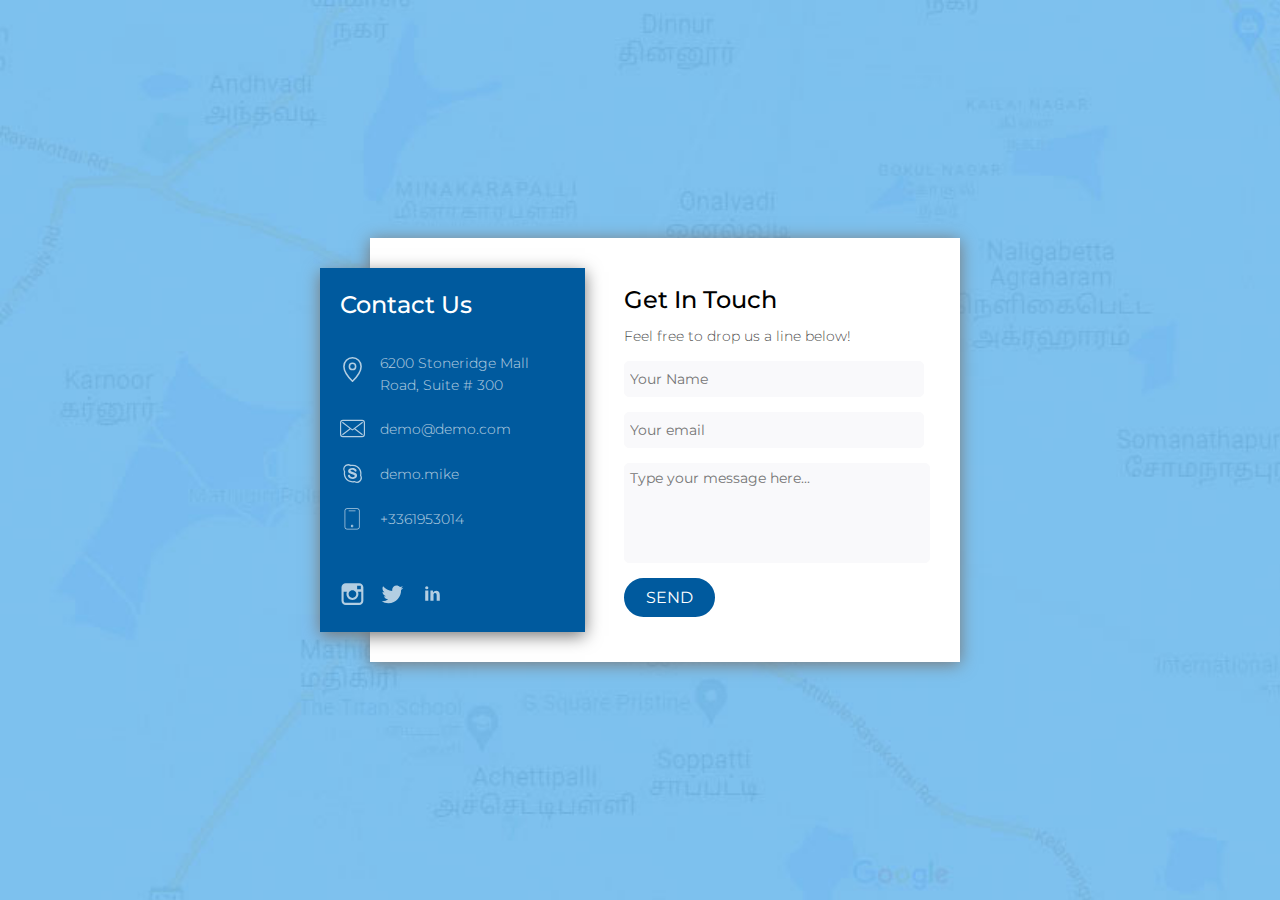
<file: Contact Us Form/index.html>
<!DOCTYPE html>
<html lang="en">

<head>
    <meta charset="UTF-8">
    <meta http-equiv="X-UA-Compatible" content="IE=edge">
    <meta name="viewport" content="width=device-width, initial-scale=1.0">
    <title>Profile Card</title>
    <link rel="stylesheet" href="css/contactusform.css">
</head>

<body>
    <!-- Block start here -->
    <section class="component-contactusform">
        <div class="component-contactusform__blocks" role="main">
            <div class="component-contactusform__formwrap">
                <div class="component-contactusform__forminner">
                    <h1 class="component-contactusform__h1 component-contactusform__h1--black">Get In Touch</h1>
                    <p class="component-contactusform__tagline">Feel free to drop us a line below!</p>
                    <div class="component-contactusform__form">
                        <input type="text" name="name" id="name" placeholder="Your Name" class="component-contactusform__input">
                        <input type="text" name="email" id="email" placeholder="Your email" class="component-contactusform__input">
                        <textarea name="message" id="" class="component-contactusform__textarea" placeholder="Type your message here..."></textarea>
                        <button class="component-contactusform__sendbtn">Send</button>
                    </div>
                </div>
            </div>
            <div class="component-contactusform__infowrap">
                <h1 class="component-contactusform__h1">Contact Us</h1>
                <div class="component-contactusform__iconwrap component-contactusform__iconwrap--topaligned">
                    <img class="component-contactusform__icon component-contactusform__icon--topaligned"
                        src="images/location-icon.svg">
                    <div class="component-contactusform__infodetails">
                        6200 Stoneridge Mall Road, Suite # 300
                    </div>
                </div>
                <div class="component-contactusform__iconwrap">
                    <img class="component-contactusform__icon" src="images/email-icon.svg">
                    <div class="component-contactusform__infodetails">
                        <a href="mailto:demo@demo.com" class="component-contactusform__cta">demo@demo.com</a>
                    </div>
                </div>
                <div class="component-contactusform__iconwrap">
                    <img class="component-contactusform__icon" src="images/skype-icon.svg">
                    <div class="component-contactusform__infodetails">
                        demo.mike </div>
                </div>
                <div class="component-contactusform__iconwrap">
                    <img class="component-contactusform__icon" src="images/mobile-icon.svg">
                    <div class="component-contactusform__infodetails">
                        +3361953014
                    </div>
                </div>
                <div class="component-contactusform__socialiconwrap">
                    <a href="#" class="component-contactusform__cta"><img class="component-contactusform__icon"
                            src="images/instagram_icon.svg"></a>
                    <a href="#" class="component-contactusform__cta"><img class="component-contactusform__icon"
                            src="images/twitter_icon.svg"></a>
                    <a href="#" class="component-contactusform__cta"><img class="component-contactusform__icon"
                            src="images/linkedin_icon.svg"></a>
                </div>
            </div>

        </div>
    </section>
    <!-- Block start end -->
</body>

</html>
</file>
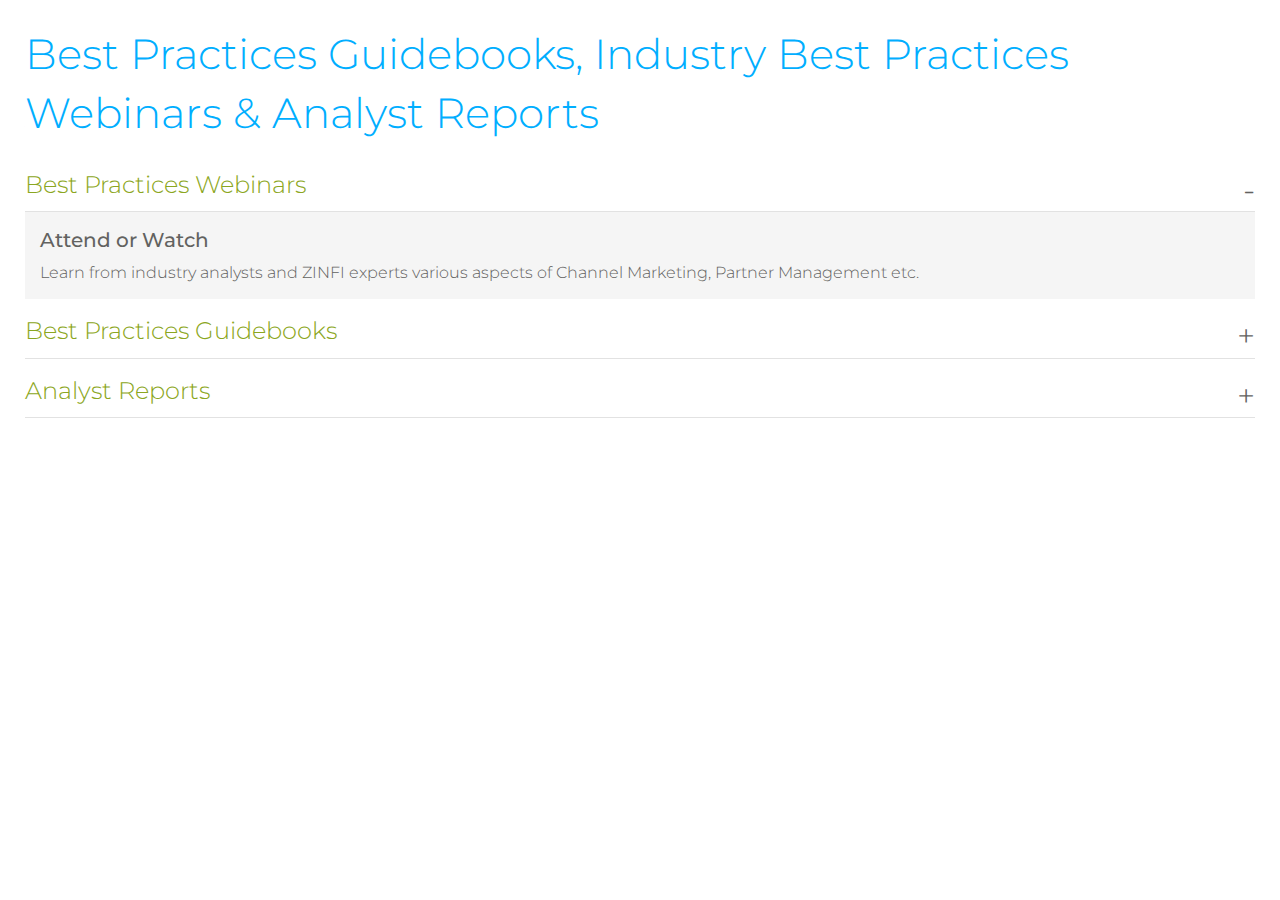
<file: CSS Only Accordion - checkbox/index.html>
<!DOCTYPE html>
<html lang="en">

<head>
    <meta charset="UTF-8">
    <meta http-equiv="X-UA-Compatible" content="IE=edge">
    <meta name="viewport" content="width=device-width, initial-scale=1.0">
    <title>Component 8 - CSS Only Accordion</title>
    <link rel="stylesheet" href="css/accordion-checkbox.css">
</head>
<body>
    <section class="bem-accordion">
        <h1 class="bem-accordion__heading">
            Best Practices Guidebooks,
            Industry Best Practices Webinars & Analyst Reports
        </h1>
        <!-- CSS Only Accordion start here with Checkbox -->
        <div class="bem-accordion__tabs">
            <div class="bem-accordion__tab">
                <input class="bem-accordion__checkbox" type="checkbox" name="" id="checktab1" checked>
                <label for="checktab1" class="bem-accordion__label"><span class="bem-accordion__labelsize">Best Practices Webinars </span></label>
                <div class="bem-accordion__tabcontent">
                    <h3 class="bem-accordion__h3">Attend or Watch</h3>
                    <p class="bem-accordion__text">Learn from industry analysts and ZINFI experts various aspects of
                        Channel Marketing, Partner
                        Management etc.</p>
                </div>
            </div>
            <div class="bem-accordion__tab">
                <input class="bem-accordion__checkbox" type="checkbox" name="" id="checktab2">
                <label for="checktab2" class="bem-accordion__label"><span class="bem-accordion__labelsize">Best Practices Guidebooks</span></label>
                <div class="bem-accordion__tabcontent">
                    <h3 class="bem-accordion__h3">Download a Guide</h3>
                    <p class="bem-accordion__text">Learn how you can build a high performing channel by optimizing your
                        partner training,
                        recruitment, demand-gen and more.</p>
                </div>
            </div>
            <div class="bem-accordion__tab">
                <input class="bem-accordion__checkbox" type="checkbox" name="" id="checktab3">
                <label for="checktab3" class="bem-accordion__label"><span class="bem-accordion__labelsize">Analyst Reports</span></label>
                <div class="bem-accordion__tabcontent">
                    <h3 class="bem-accordion__h3">How We Differentiate</h3>
                    <p class="bem-accordion__text">Read up on how ZINFI stands out among industry competitors and what
                        our visionary UCM platform
                        brings to the game.</p>
                </div>
            </div>
        </div>
        <!-- CSS Only Accordion start end here with Checkbox -->
    </section>
</body>
</html>
</file>
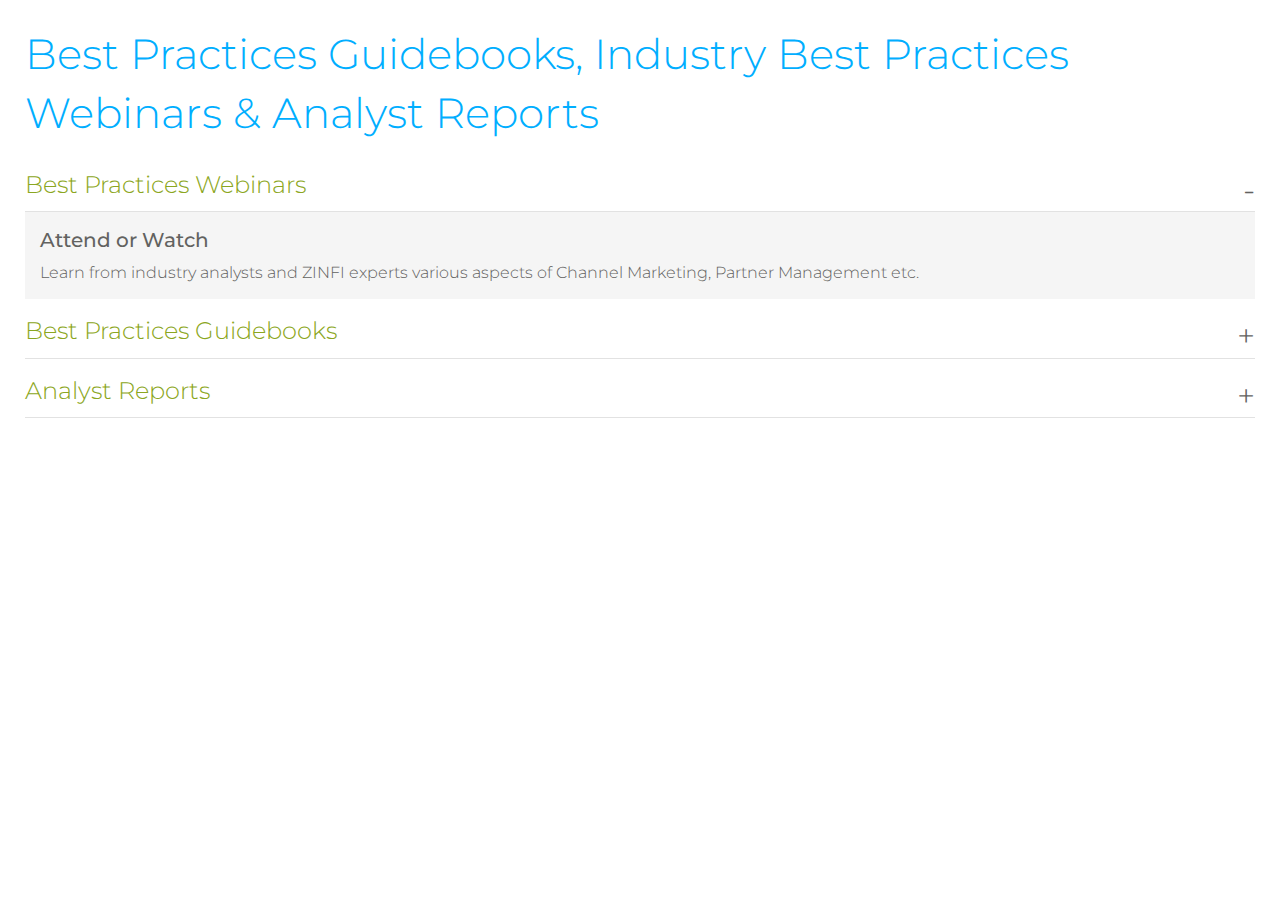
<file: CSS Only Accordion - radio/index.html>
<!DOCTYPE html>
<html lang="en">

<head>
    <meta charset="UTF-8">
    <meta http-equiv="X-UA-Compatible" content="IE=edge">
    <meta name="viewport" content="width=device-width, initial-scale=1.0">
    <title>Component 8 - CSS Only Accordion</title>
    <link rel="stylesheet" href="css/accordion-radio.css">
</head>
<body>
    <section class="bem-accordion">
        <h1 class="bem-accordion__heading">
            Best Practices Guidebooks,
            Industry Best Practices Webinars & Analyst Reports
        </h1>
        <!-- CSS Only Accordion start here with radio -->
        <div class="bem-accordion__tabs">
            <div class="bem-accordion__tab">
                <input class="bem-accordion__radio" type="radio"  name="bem-accordion__radio" id="radiotab1" checked>
                <label for="radiotab1" class="bem-accordion__label"><span class="bem-accordion__labelsize">Best Practices Webinars </span></label>
                <div class="bem-accordion__tabcontent">
                    <h3 class="bem-accordion__h3">Attend or Watch</h3>
                    <p class="bem-accordion__text">Learn from industry analysts and ZINFI experts various aspects of
                        Channel Marketing, Partner
                        Management etc.</p>
                </div>
            </div>
            <div class="bem-accordion__tab">
                <input class="bem-accordion__radio" type="radio"  name="bem-accordion__radio" id="radiotab2">
                <label for="radiotab2" class="bem-accordion__label"><span class="bem-accordion__labelsize">Best Practices Guidebooks</span></label>
                <div class="bem-accordion__tabcontent">
                    <h3 class="bem-accordion__h3">Download a Guide</h3>
                    <p class="bem-accordion__text">Learn how you can build a high performing channel by optimizing your
                        partner training,
                        recruitment, demand-gen and more.</p>
                </div>
            </div>
            <div class="bem-accordion__tab">
                <input class="bem-accordion__radio" type="radio"  name="bem-accordion__radio" id="radiotab3">
                <label for="radiotab3" class="bem-accordion__label"><span class="bem-accordion__labelsize">Analyst Reports</span></label>
                <div class="bem-accordion__tabcontent">
                    <h3 class="bem-accordion__h3">How We Differentiate</h3>
                    <p class="bem-accordion__text">Read up on how ZINFI stands out among industry competitors and what
                        our visionary UCM platform
                        brings to the game.</p>
                </div>
            </div>
        </div>
        <!-- CSS Only Accordion start end here with radio -->
    </section>
</body>
</html>
</file>
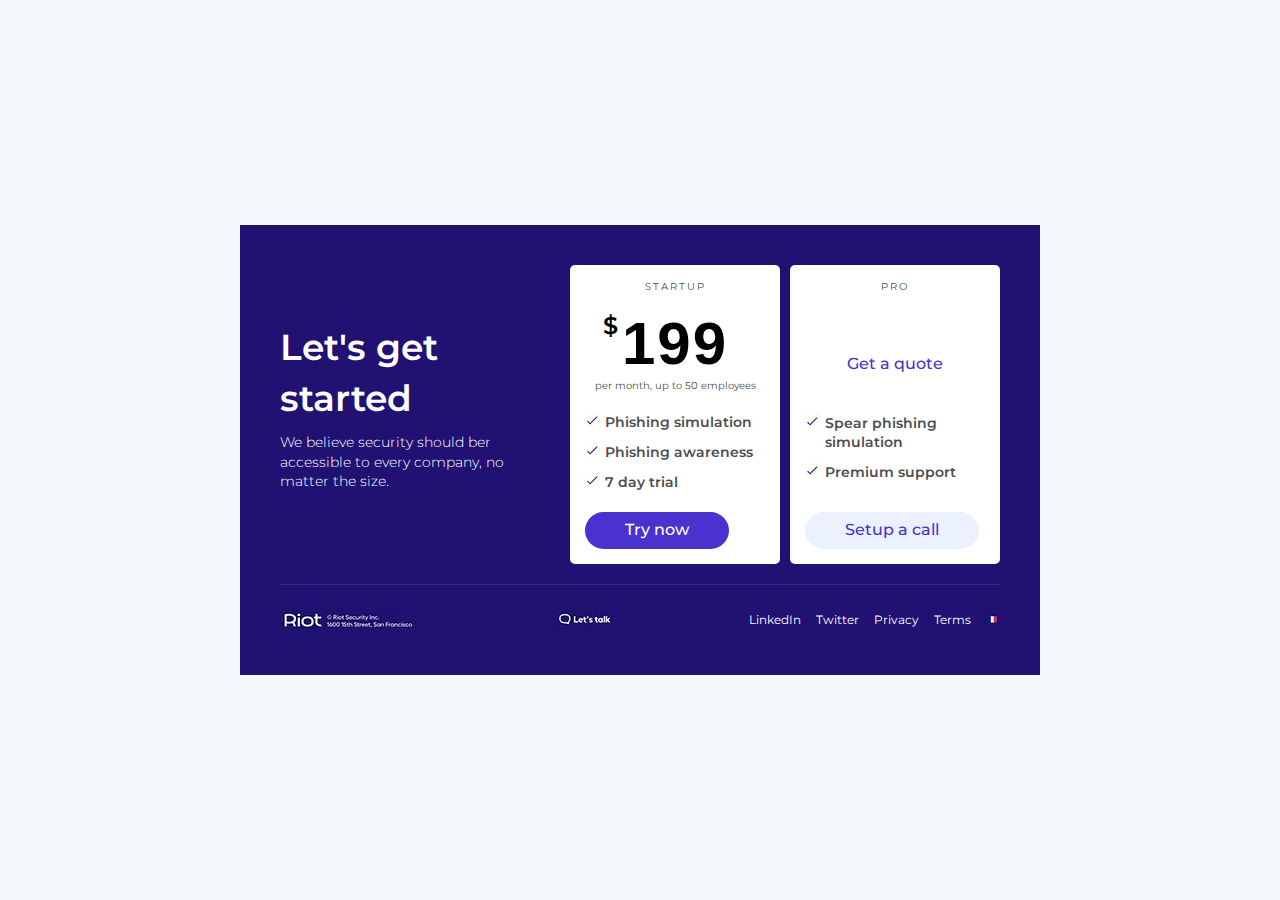
<file: Get Started/index.html>
<!DOCTYPE html>
<html lang="en">

<head>
    <meta charset="UTF-8">
    <meta http-equiv="X-UA-Compatible" content="IE=edge">
    <meta name="viewport" content="width=device-width, initial-scale=1.0">
    <title>Component 32 - Profile Card</title>
    <link rel="stylesheet" href="css/getstarted.css">
</head>

<body>
    <!-- Block start here -->
    <section class="bem-getstarted">
        <div class="bem-getstarted__blocks" role="main">
            <div class="bem-getstarted__titlewrap">
                <h1 class="bem-getstarted__h1">Let's get started</h1>
                <p class="bem-getstarted__tagline">We believe security should ber accessible to every company, no matter
                    the size.</p>
            </div>
            <div class="bem-getstarted__pricewrap">
                <p class="bem-getstarted__preheading">Startup</p>
                <h3 class="bem-getstarted__pricenumber"><sup class="bem-getstarted__pricesb">$</sup>199</h3>
                <p class="bem-getstarted__pricesubtext">per month, up to 50 employees</p>
                <ul class="bem-getstarted__priceul">
                    <li class="bem-getstarted__priceli">Phishing simulation</li>
                    <li class="bem-getstarted__priceli">Phishing awareness</li>
                    <li class="bem-getstarted__priceli">7 day trial</li>
                </ul>
                <div class="bem-getstarted__buttonwrap">
                    <a href="#" class="bem-getstarted__trynowbutton">Try now</a>
                </div>
            </div>
            <div class="bem-getstarted__getquotewrap">
                <p class="bem-getstarted__preheading">Pro</p>
                <h3 class="bem-getstarted__getaquotetext">Get a quote</h3>
                <ul class="bem-getstarted__priceul">
                    <li class="bem-getstarted__priceli">Spear phishing simulation</li>
                    <li class="bem-getstarted__priceli">Premium support</li>
                </ul>
                <div class="bem-getstarted__buttonwrap">
                    <a href="#" class="bem-getstarted__trynowbutton bem-getstarted__trynowbutton--white">Setup a
                        call</a>
                </div>
            </div>
            <div class="bem-getstarted__footer">
                <div class="bem-getstarted__riotlogo">
                    <img class="bem-getstarted__riotlogoimg" src="images/footerlogo.jpg" alt="">
                </div>
                <div class="bem-getstarted__letstalklogo">
                    <img class="bem-getstarted__letstalklogoimg" src="images/letstalkimg.jpg" alt="">
                </div>
                <div class="bem-getstarted__footersocialicons">
                    <ul class="bem-getstarted__footersocialiconsul">
                        <li class="bem-getstarted__footersocialiconsli"><a
                                class="bem-getstarted__footersocialiconshyperlink" href="#">LinkedIn</a></li>
                        <li class="bem-getstarted__footersocialiconsli"><a
                                class="bem-getstarted__footersocialiconshyperlink" href="#">Twitter</a></li>
                        <li class="bem-getstarted__footersocialiconsli"><a
                                class="bem-getstarted__footersocialiconshyperlink" href="#">Privacy</a></li>
                        <li class="bem-getstarted__footersocialiconsli"><a
                                class="bem-getstarted__footersocialiconshyperlink" href="#">Terms</a></li>
                        <li class="bem-getstarted__footersocialiconsli">
                            <a class="bem-getstarted__footersocialiconshyperlink" href="#"><img
                                    class="bem-getstarted__flagicon" src="images/flagicon1.jpg" alt=""></a>
                        </li>
                    </ul>
                </div>
            </div>
        </div>
    </section>
    <!-- Block start end -->
</body>

</html>
</file>
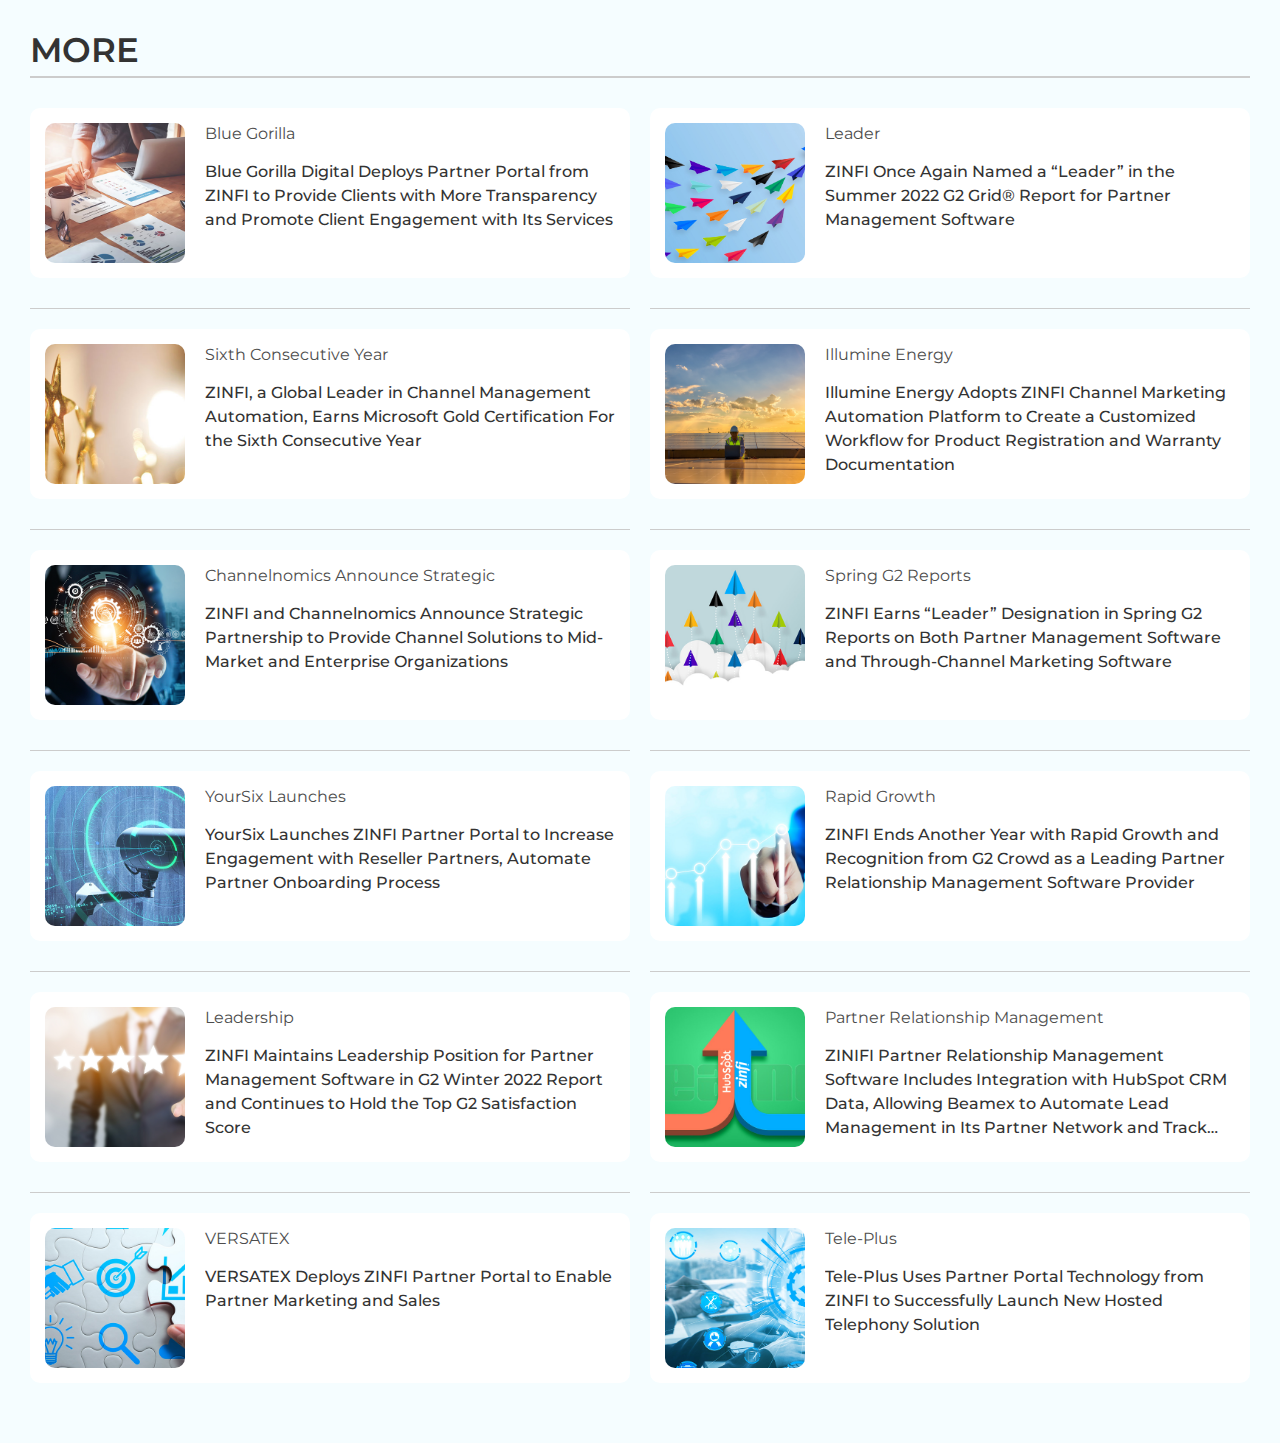
<file: News List/index.html>
<!DOCTYPE html>
<html lang="en">

<head>
    <meta charset="UTF-8">
    <meta http-equiv="X-UA-Compatible" content="IE=edge">
    <meta name="viewport" content="width=device-width, initial-scale=1.0">
    <title>Component 21 - News List</title>
    <link rel="stylesheet" href="css/newslist.css">
</head>

<body>
    <!-- Block start here -->
    <section class="bem-newslist" role="main">
        <h1 class="bem-newslist__h1 bem-newslist__h1--uppercase">
            More
        </h1>
        <div class="bem-newslist__blocks">
            <div class="bem-newslist__item">
                <div class="bem-newslist__itembg">
                    <a href="#" target="_blank" class="bem-newslist__imagewrap"><img class="bem-newslist__image"
                            src="images/partner-portal-blue-gorilla-marketing-strategy.jpg"
                            alt="partner-portal-blue-gorilla-marketing-strategy.jpg"></a>

                    <div class="bem-newslist__itemcontent">
                        <h2 class="bem-newslist__h2">Blue Gorilla</h2>
                        <a class="bem-newslist__link" href="#" target="_blank">Blue Gorilla
                            Digital Deploys Partner Portal
                            from ZINFI to Provide
                            Clients with More Transparency and Promote Client Engagement with Its Services</a>
                    </div>
                </div>
            </div>
            <div class="bem-newslist__item">
                <div class="bem-newslist__itembg">
                    <a href="#" target="_blank" class="bem-newslist__imagewrap"><img class="bem-newslist__image"
                            src="images/Partner-Management-Software-G2-Summer-2022-scaled.jpg"
                            alt="Partner-Management-Software-G2-Summer-2022-scaled.jpg"></a>

                    <div class="bem-newslist__itemcontent">
                        <h2 class="bem-newslist__h2">Leader</h2>
                        <a class="bem-newslist__link" href="#" target="_blank">ZINFI Once
                            Again
                            Named a “Leader” in the
                            Summer 2022 G2 Grid® Report
                            for Partner Management Software</a>
                    </div>
                </div>
            </div>
            <div class="bem-newslist__item">
                <div class="bem-newslist__itembg">
                    <a href="#" target="_blank" class="bem-newslist__imagewrap"><img class="bem-newslist__image"
                            src="images/Channel-Management-microsoft-gold-certification-2022.jpg"
                            alt="Channel-Management-microsoft-gold-certification-2022.jpg"></a>

                    <div class="bem-newslist__itemcontent">
                        <h2 class="bem-newslist__h2">Sixth Consecutive Year</h2>
                        <a class="bem-newslist__link" href="#" target="_blank">ZINFI, a
                            Global
                            Leader in Channel
                            Management Automation, Earns
                            Microsoft Gold Certification For the Sixth Consecutive Year</a>
                    </div>
                </div>
            </div>
            <div class="bem-newslist__item">
                <div class="bem-newslist__itembg">
                    <a href="#" target="_blank" class="bem-newslist__imagewrap"><img class="bem-newslist__image"
                            src="images/Channel-marketing-automation-2.jpg"
                            alt="Channel-marketing-automation-2.jpg"></a>

                    <div class="bem-newslist__itemcontent">
                        <h2 class="bem-newslist__h2">Illumine Energy</h2>
                        <a class="bem-newslist__link" href="#" target="_blank">Illumine
                            Energy
                            Adopts ZINFI Channel
                            Marketing Automation Platform to
                            Create a Customized Workflow for Product Registration and Warranty Documentation</a>

                    </div>
                </div>
            </div>
            <div class="bem-newslist__item">
                <div class="bem-newslist__itembg">
                    <a href="#" target="_blank" class="bem-newslist__imagewrap"><img class="bem-newslist__image"
                            src="images/unified-channel-management-partnerships-channelnomics.png"
                            alt="unified-channel-management-partnerships-channelnomics.png"></a>

                    <div class="bem-newslist__itemcontent">
                        <h2 class="bem-newslist__h2">Channelnomics Announce Strategic</h2>
                        <a class="bem-newslist__link" href="#" target="_blank">ZINFI and
                            Channelnomics Announce Strategic
                            Partnership to Provide
                            Channel Solutions to Mid-Market and Enterprise Organizations</a>
                    </div>
                </div>
            </div>
            <div class="bem-newslist__item">
                <div class="bem-newslist__itembg">
                    <a href="#" target="_blank" class="bem-newslist__imagewrap"><img class="bem-newslist__image"
                            src="images/partner-management-g2-spring-2022.jpg"
                            alt="partner-management-g2-spring-2022.jpg"></a>

                    <div class="bem-newslist__itemcontent">
                        <h2 class="bem-newslist__h2">Spring G2 Reports</h2>
                        <a class="bem-newslist__link" href="#" target="_blank">ZINFI Earns
                            “Leader” Designation in Spring
                            G2 Reports on Both Partner
                            Management Software and Through-Channel Marketing Software</a>
                    </div>
                </div>
            </div>
            <div class="bem-newslist__item">
                <div class="bem-newslist__itembg">
                    <a href="#" target="_blank" class="bem-newslist__imagewrap"><img class="bem-newslist__image"
                            src="images/YourSix-Press-Release.jpg" alt="YourSix-Press-Release.jpg"></a>

                    <div class="bem-newslist__itemcontent">
                        <h2 class="bem-newslist__h2">YourSix Launches</h2>
                        <a class="bem-newslist__link" href="#" target="_blank">YourSix
                            Launches
                            ZINFI Partner Portal to
                            Increase Engagement with
                            Reseller Partners, Automate Partner Onboarding Process</a>
                    </div>
                </div>
            </div>
            <div class="bem-newslist__item">
                <div class="bem-newslist__itembg">
                    <a href="#" target="_blank" class="bem-newslist__imagewrap"><img class="bem-newslist__image"
                            src="images/Partner-relationship-management-prm-growth-2021.jpg"
                            alt="Partner-relationship-management-prm-growth-2021.jpg"></a>

                    <div class="bem-newslist__itemcontent">
                        <h2 class="bem-newslist__h2">Rapid Growth</h2>
                        <a class="bem-newslist__link" href="#" target="_blank">ZINFI Ends
                            Another Year with Rapid Growth
                            and Recognition from G2 Crowd
                            as a Leading Partner Relationship Management Software Provider</a>
                    </div>
                </div>
            </div>
            <div class="bem-newslist__item">
                <div class="bem-newslist__itembg">
                    <a href="#" target="_blank" class="bem-newslist__imagewrap"><img class="bem-newslist__image"
                            src="images/Partner-Management-Software-G2-Winter-2022.jpg"
                            alt="Partner-Management-Software-G2-Winter-2022.jpg"></a>

                    <div class="bem-newslist__itemcontent">
                        <h2 class="bem-newslist__h2">Leadership</h2>
                        <a class="bem-newslist__link" href="#" target="_blank">ZINFI
                            Maintains
                            Leadership Position for
                            Partner Management Software in
                            G2 Winter 2022 Report and Continues to Hold the Top G2 Satisfaction Score</a>
                    </div>
                </div>
            </div>
            <div class="bem-newslist__item">
                <div class="bem-newslist__itembg">
                    <a href="#" target="_blank" class="bem-newslist__imagewrap"><img class="bem-newslist__image"
                            src="images/Partner-Relationship-Management-Software-Beamex-Press-release.jpg"
                            alt="Partner-Relationship-Management-Software-Beamex-Press-release.jpg"></a>

                    <div class="bem-newslist__itemcontent">
                        <h2 class="bem-newslist__h2">Partner Relationship Management</h2>
                        <a class="bem-newslist__link" href="#" target="_blank">ZINIFI
                            Partner
                            Relationship Management
                            Software Includes Integration
                            with HubSpot CRM Data, Allowing Beamex to Automate Lead Management in Its Partner
                            Network
                            and
                            Track MQLs through the Sales Funnel</a>
                    </div>
                </div>
            </div>
            <div class="bem-newslist__item">
                <div class="bem-newslist__itembg">
                    <a href="#" target="_blank" class="bem-newslist__imagewrap"><img class="bem-newslist__image"
                            src="images/partner-portal-versatex-press-release.jpg"
                            alt="partner-portal-versatex-press-release.jpg"></a>

                    <div class="bem-newslist__itemcontent">
                        <h2 class="bem-newslist__h2">VERSATEX</h2>
                        <a class="bem-newslist__link" href="#" target="_blank">VERSATEX
                            Deploys
                            ZINFI Partner Portal to
                            Enable Partner Marketing and
                            Sales</a>
                    </div>
                </div>
            </div>
            <div class="bem-newslist__item">
                <div class="bem-newslist__itembg">
                    <a href="#" target="_blank" class="bem-newslist__imagewrap"><img class="bem-newslist__image"
                            src="images/partner-portal-tele-plus-press-release.jpg"
                            alt="partner-portal-tele-plus-press-release.jpg"></a>

                    <div class="bem-newslist__itemcontent">
                        <h2 class="bem-newslist__h2">Tele-Plus</h2>
                        <a class="bem-newslist__link" href="#" target="_blank">Tele-Plus
                            Uses
                            Partner Portal Technology
                            from ZINFI to Successfully
                            Launch New Hosted Telephony Solution</a>
                    </div>
                </div>
            </div>
        </div>
    </section>
    <!-- Block start end -->
</body>

</html>
</file>
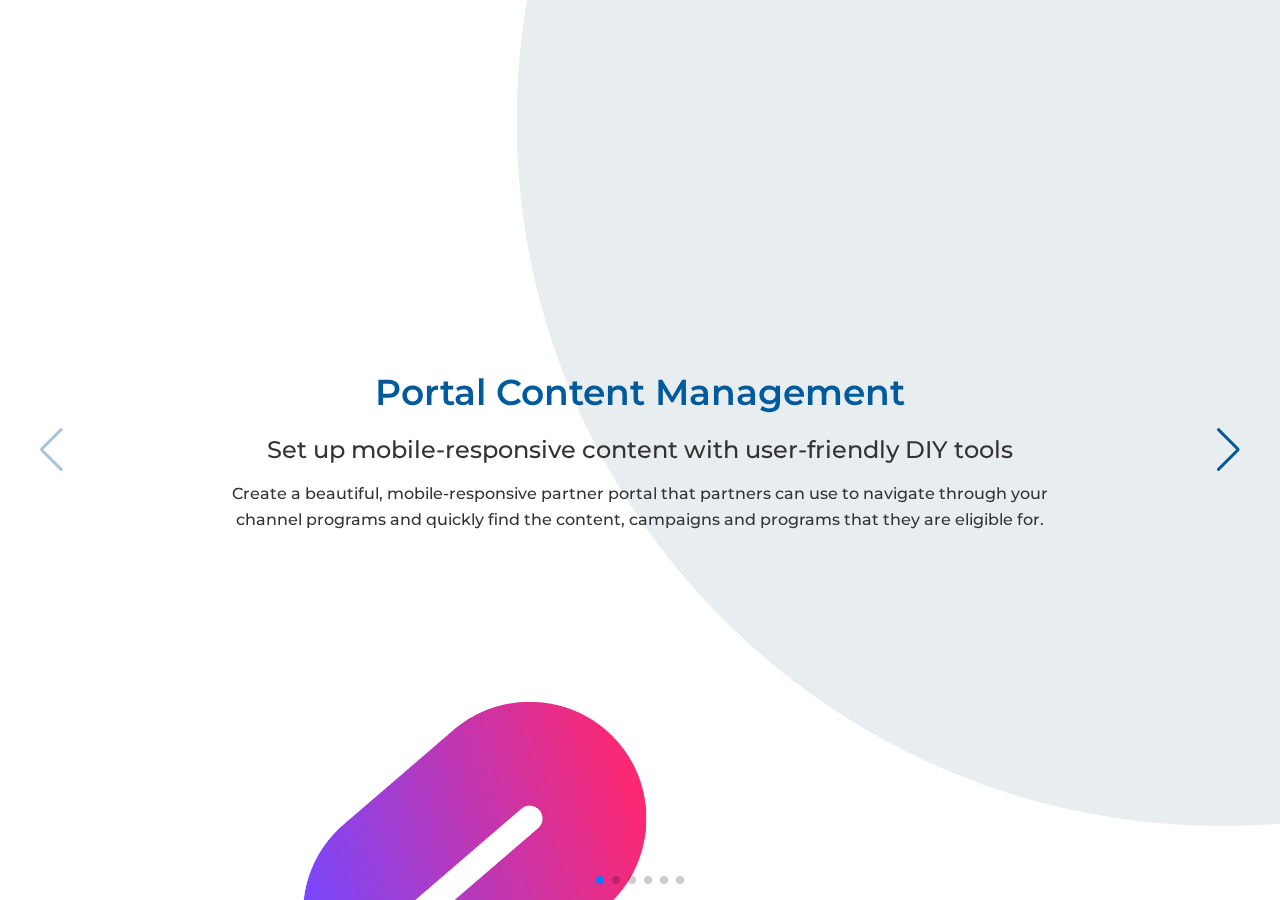
<file: Parallax Banner Swiper JS/index.html>
<!DOCTYPE html>
<html lang="en">

<head>
    <meta charset="UTF-8">
    <meta http-equiv="X-UA-Compatible" content="IE=edge">
    <meta name="viewport" content="width=device-width, initial-scale=1.0">
    <title>Component 36 - Shopping Cart 2</title>
    <link rel="stylesheet" href="css/swiper-bundle.min.css" />
    <link rel="stylesheet" href="css/parallaxbanner.css">
</head>

<body>
    <!-- Block start here -->
    <section class="bem-parallaxbanner swiper" role="main">
        <div class="bem-parallaxbanner__bg parallax-bg" style="background-image: url(images/csa.png); "
            data-swiper-parallax="-23%"></div>
        <div class="bem-parallaxbanner__blocks swiper-wrapper">
            <div class="bem-parallaxbanner__slider swiper-slide">
                <div class="bem-parallaxbanner__caption">
                    <h1 class="bem-parallaxbanner__title" data-swiper-parallax="-300">Portal Content Management</h1>
                    <h2 class="bem-parallaxbanner__subtitle" data-swiper-parallax="-200">Set up mobile-responsive
                        content
                        with user-friendly DIY tools</h2>
                    <p class="bem-parallaxbanner__text" data-swiper-parallax="-100">
                        Create a beautiful, mobile-responsive partner portal that partners can use to navigate through
                        your
                        channel programs and quickly find the content, campaigns and programs that they are eligible
                        for.
                    </p>
                </div>
            </div>
            <div class="bem-parallaxbanner__slider swiper-slide">
                <div class="bem-parallaxbanner__caption">
                    <h1 class="bem-parallaxbanner__title" data-swiper-parallax="-300">Best Practices Guidebooks</h1>
                    <h2 class="bem-parallaxbanner__subtitle" data-swiper-parallax="-200">Download a Guide</h2>
                    <p class="bem-parallaxbanner__text" data-swiper-parallax="-100">Learn how you can build a high
                        performing channel by optimizing your partner training, recruitment, demand-gen and more.
                    </p>
                </div>
            </div>
            <div class="bem-parallaxbanner__slider swiper-slide">
                <div class="bem-parallaxbanner__caption">
                    <h1 class="bem-parallaxbanner__title" data-swiper-parallax="-300">Best Practices Webinars
                    </h1>
                    <h2 class="bem-parallaxbanner__subtitle" data-swiper-parallax="-200">Attend or Watch</h2>
                    <p class="bem-parallaxbanner__text" data-swiper-parallax="-100">Learn from industry analysts and
                        ZINFI
                        experts various aspects of Channel Marketing, Partner Management etc.
                    </p>
                </div>
            </div>
            <div class="bem-parallaxbanner__slider swiper-slide">
                <div class="bem-parallaxbanner__caption">
                    <h1 class="bem-parallaxbanner__title" data-swiper-parallax="-300">Portal Content Management</h1>
                    <h2 class="bem-parallaxbanner__subtitle" data-swiper-parallax="-200">Set up mobile-responsive
                        content
                        with
                        user-friendly DIY tools</h2>
                    <p class="bem-parallaxbanner__text" data-swiper-parallax="-100">
                        Create a beautiful, mobile-responsive partner portal that partners can use to navigate through
                        your
                        channel programs and quickly find the content, campaigns and programs that they are eligible
                        for.
                    </p>
                </div>
            </div>
            <div class="bem-parallaxbanner__slider swiper-slide">
                <div class="bem-parallaxbanner__caption">
                    <h1 class="bem-parallaxbanner__title" data-swiper-parallax="-300">Best Practices Guidebooks</h1>
                    <h2 class="bem-parallaxbanner__subtitle" data-swiper-parallax="-200">Download a Guide</h2>
                    <p class="bem-parallaxbanner__text" data-swiper-parallax="-100">Learn how you can build a high
                        performing
                        channel by optimizing your partner training, recruitment, demand-gen and more.
                    </p>
                </div>
            </div>
            <div class="bem-parallaxbanner__slider swiper-slide">
                <div class="bem-parallaxbanner__caption">
                    <h1 class="bem-parallaxbanner__title" data-swiper-parallax="-300">Best Practices Webinars</h1>
                    <h2 class="bem-parallaxbanner__subtitle" data-swiper-parallax="-200">Attend or Watch</h2>
                    <p class="bem-parallaxbanner__text" data-swiper-parallax="-100">Learn from industry analysts and
                        ZINFI
                        experts various aspects of Channel Marketing, Partner Management etc.
                    </p>
                </div>
            </div>
        </div>
        <div class="bem-parallaxbanner__next swiper-button-next"></div>
        <div class="bem-parallaxbanner__prev swiper-button-prev"></div>
        <div class="bem-parallaxbanner__pagination swiper-pagination"></div>
    </section>
    <!-- Block start end -->
    <script src="js/swiper-bundle.min.js"></script>

    <!-- Initialize Swiper -->
    <script>
        var swiper = new Swiper(".bem-parallaxbanner", {
            speed: 600,
            parallax: true,
            pagination: {
                el: ".bem-parallaxbanner__pagination",
                clickable: true
            },
            navigation: {
                nextEl: ".bem-parallaxbanner__next",
                prevEl: ".bem-parallaxbanner__prev",
            },
        });
    </script>
</body>

</html>
</file>
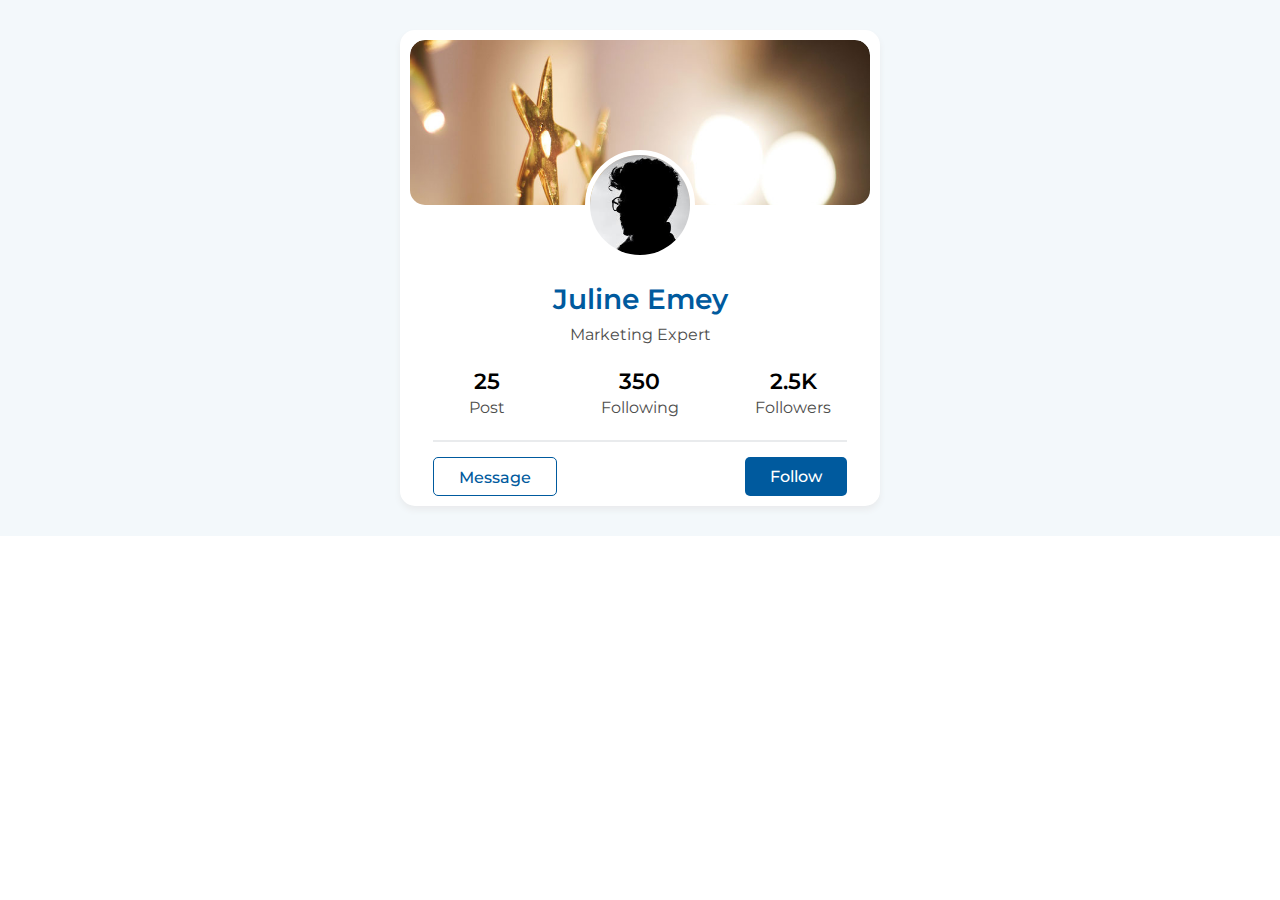
<file: Profile Card - Flex/index.html>
<!DOCTYPE html>
<html lang="en">

<head>
    <meta charset="UTF-8">
    <meta http-equiv="X-UA-Compatible" content="IE=edge">
    <meta name="viewport" content="width=device-width, initial-scale=1.0">
    <title>Component 32 - Profile Card</title>
    <link rel="stylesheet" href="css/profilecard.css">
</head>

<body>
    <!-- Block start here -->
    <section class="zsl-profilecard">
        <div class="zsl-profilecard__blocks" role="main">
            <div class="zsl-profilecard__coverdpwrap">
                <div class="zsl-profilecard__coverpicwrap">
                    <img src="images/Channel-Management-microsoft-gold-certification-2022.jpg" alt=""
                        class="zsl-profilecard__coverpic">
                </div>
                    <div class="zsl-profilecard__dpwrap">
                        <img src="images/dp.jpg" alt="" class="zsl-profilecard__dp">
                    </div>
            </div>
            <div class="zsl-profilecard__prodetails">
                <h1 class="zsl-profilecard__name">Juline Emey</h1>
                <p class="zsl-profilecard__desc">Marketing Expert</p>
            </div>
            <div class="zsl-profilecard__postffdetails">
                <div class="zsl-profilecard__postnumlabel">
                    <div class="zsl-profilecard__postffnumber">25</div>
                    <div class="zsl-profilecard__postfflabel">Post</div>
                </div>
                <div class="zsl-profilecard__postnumlabel">
                    <div class="zsl-profilecard__postffnumber">350</div>
                    <div class="zsl-profilecard__postfflabel">Following</div>
                </div>
                <div class="zsl-profilecard__postnumlabel">
                    <div class="zsl-profilecard__postffnumber">2.5K</div>
                    <div class="zsl-profilecard__postfflabel">Followers</div>
                </div>

            </div>
            <div class="zsl-profilecard__postbuttons">
                <a class="zsl-profilecard__button zsl-profilecard__button--white" href="#">Message</a>
                <a class="zsl-profilecard__button" href="#">Follow</a>
            </div>
        </div>
    </section>
    <!-- Block start end -->
</body>

</html>
</file>
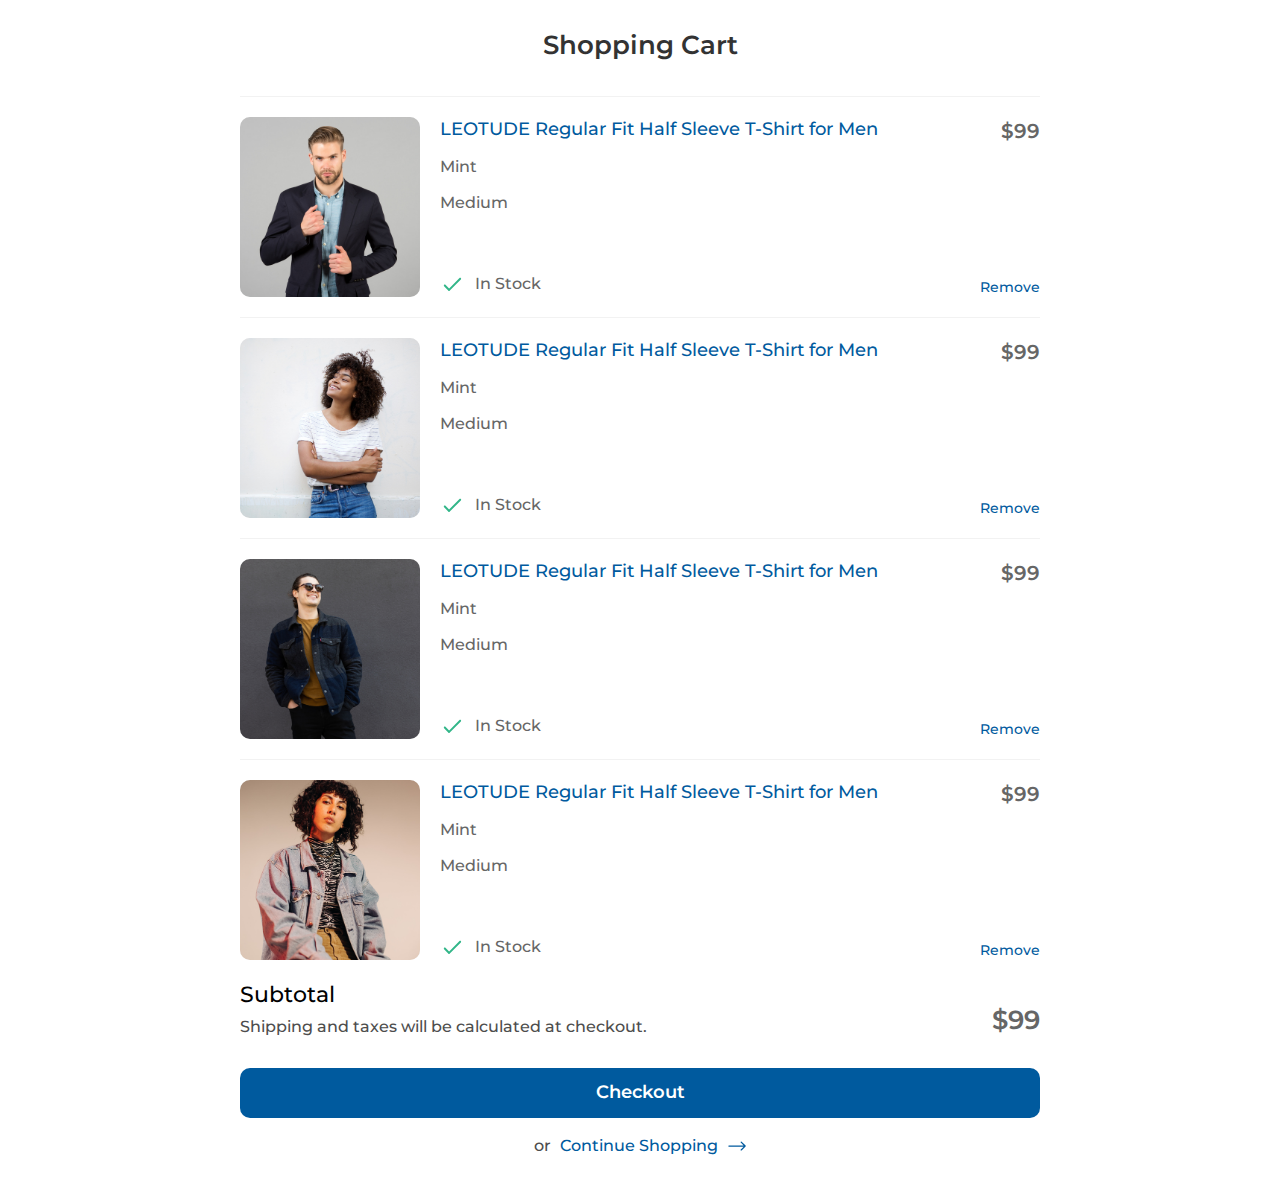
<file: Shopping Cart 2/index.html>
<!DOCTYPE html>
<html lang="en">

<head>
    <meta charset="UTF-8">
    <meta http-equiv="X-UA-Compatible" content="IE=edge">
    <meta name="viewport" content="width=device-width, initial-scale=1.0">
    <title>Component 36 - Shopping Cart 2</title>
    <link rel="stylesheet" href="css/shoppingcart.css">
</head>

<body>
    <!-- Block start here -->
    <section class="bem-shoppingcart" role="main">
        <h1 class="bem-shoppingcart__h1">
            Shopping Cart
        </h1>
        <div class="bem-shoppingcart__blocks">
            <div class="bem-shoppingcart__item">
                    <a href="#" target="_blank" class="bem-shoppingcart__imagewrap"><img class="bem-shoppingcart__image"
                            src="images/productimg1.jpg"
                            alt="partner-portal-blue-gorilla-marketing-strategy.jpg"></a>

                    <div class="bem-shoppingcart__itemcontent">
                        <a href="#" class="bem-shoppingcart__productname">LEOTUDE Regular Fit Half Sleeve T-Shirt for Men
                            </a>
                        <p class="bem-shoppingcart__productcolor">Mint</p>
                        <p class="bem-shoppingcart__productsize">Medium</p>
                        <p class="bem-shoppingcart__productstock"> <img src="images/tick_icon.svg" alt=""  class="bem-shoppingcart__icon"> In Stock</p>
                        <p class="bem-shoppingcart__productprice">$99</p>
                        <a href="#" class="bem-shoppingcart__removecta">Remove</a>
                    </div>
            </div>
            <div class="bem-shoppingcart__item">
                    <a href="#" target="_blank" class="bem-shoppingcart__imagewrap"><img class="bem-shoppingcart__image"
                            src="images/productimg2.jpg"
                            alt="partner-portal-blue-gorilla-marketing-strategy.jpg"></a>

                    <div class="bem-shoppingcart__itemcontent">
                        <a href="#" class="bem-shoppingcart__productname">LEOTUDE Regular Fit Half Sleeve T-Shirt for Men
                            </a>
                        <p class="bem-shoppingcart__productcolor">Mint</p>
                        <p class="bem-shoppingcart__productsize">Medium</p>
                        <p class="bem-shoppingcart__productstock"> <img src="images/tick_icon.svg" alt=""  class="bem-shoppingcart__icon"> In Stock</p>
                        <p class="bem-shoppingcart__productprice">$99</p>
                        <a href="#" class="bem-shoppingcart__removecta">Remove</a>
                    </div>
            </div>
            <div class="bem-shoppingcart__item">
                    <a href="#" target="_blank" class="bem-shoppingcart__imagewrap"><img class="bem-shoppingcart__image"
                            src="images/productimg3.jpg"
                            alt="partner-portal-blue-gorilla-marketing-strategy.jpg"></a>

                    <div class="bem-shoppingcart__itemcontent">
                        <a href="#" class="bem-shoppingcart__productname">LEOTUDE Regular Fit Half Sleeve T-Shirt for Men
                            </a>
                        <p class="bem-shoppingcart__productcolor">Mint</p>
                        <p class="bem-shoppingcart__productsize">Medium</p>
                        <p class="bem-shoppingcart__productstock"> <img src="images/tick_icon.svg" alt=""  class="bem-shoppingcart__icon"> In Stock</p>
                        <p class="bem-shoppingcart__productprice">$99</p>
                        <a href="#" class="bem-shoppingcart__removecta">Remove</a>
                    </div>
            </div>
            <div class="bem-shoppingcart__item">
                    <a href="#" target="_blank" class="bem-shoppingcart__imagewrap"><img class="bem-shoppingcart__image"
                            src="images/productimg4.jpg"
                            alt="partner-portal-blue-gorilla-marketing-strategy.jpg"></a>

                    <div class="bem-shoppingcart__itemcontent">
                        <a href="#" class="bem-shoppingcart__productname">LEOTUDE Regular Fit Half Sleeve T-Shirt for Men
                            </a>
                        <p class="bem-shoppingcart__productcolor">Mint</p>
                        <p class="bem-shoppingcart__productsize">Medium</p>
                        <p class="bem-shoppingcart__productstock"> <img src="images/tick_icon.svg" alt=""  class="bem-shoppingcart__icon"> In Stock</p>
                        <p class="bem-shoppingcart__productprice">$99</p>
                        <a href="#" class="bem-shoppingcart__removecta">Remove</a>
                    </div>
            </div>
            <div class="bem-shoppingcart__subtotal">
                <h3  class="bem-shoppingcart__subtotalheading">Subtotal</h3>
                <p class="bem-shoppingcart__subtotaltext">Shipping and taxes will be calculated at checkout.</p>
                <p class="bem-shoppingcart__subtotalprice">$99</p>
                <a href="#" class="bem-shoppingcart__checkout">Checkout</a>
                <p class="bem-shoppingcart__continueshopping">or <a href="#"  class="bem-shoppingcart__cslink">Continue Shopping <img src="images/arrowright_icon.svg" class="bem-shoppingcart__cslinkicon" alt=""></a></p>
            </div>
        </div>
    </section>
    <!-- Block start end -->
</body>

</html>
</file>
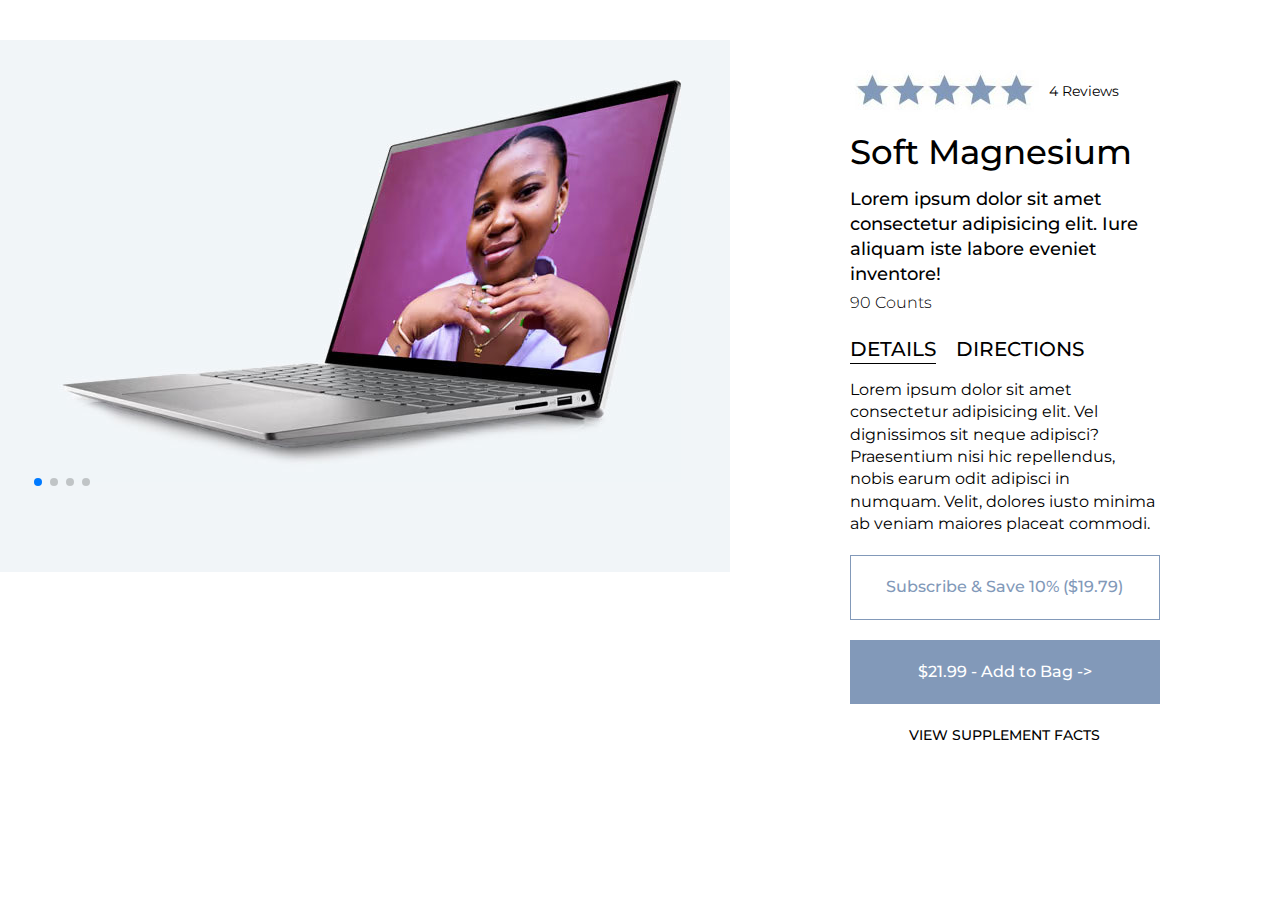
<file: Single Product Slideshow/index.html>
<!DOCTYPE html>
<html lang="en">

<head>
    <meta charset="UTF-8">
    <meta http-equiv="X-UA-Compatible" content="IE=edge">
    <meta name="viewport" content="width=device-width, initial-scale=1.0">
    <title>Component 36 - Shopping Cart 2</title>
    <link rel="stylesheet" href="css/swiper-bundle.min.css" />
    <link rel="stylesheet" href="css/parallaxbanner.css">
</head>

<body>
    <section class="bem-productdetails">
        <div class="bem-productdetails__blocks">
            <div class="bem-productdetails__imgslider">

                <section class="bem-productdetails__parallaxbanner swiper" role="main">
                    <div class="bem-productdetails__parallaxbannerblocks swiper-wrapper">
                        <div class="bem-productdetails__parallaxbannerslider swiper-slide">
                            <img src="images/product1.jpg" alt="">
                        </div>
                        <div class="bem-productdetails__parallaxbannerslider swiper-slide">
                            <img src="images/product2.jpg" alt="">
                        </div>
                        <div class="bem-productdetails__parallaxbannerslider swiper-slide">
                            <img src="images/product3.jpg" alt="">
                        </div>
                        <div class="bem-productdetails__parallaxbannerslider swiper-slide">
                            <img src="images/product4.jpg" alt="">
                        </div>

                    </div>
                    <div class="bem-productdetails__parallaxbanner__pagination swiper-pagination"></div>
                </section>

            </div>
            <div class="bem-productdetails__configuration">
                <div class="bem-productdetails__ratingreviews"><img src="images/stars.jpg" alt="Ratings"> <span>4 Reviews</span>
                </div>
                <h1 class="bem-productdetails__proname">Soft Magnesium</h1>
                <h3 class="bem-productdetails__prosubname">Lorem ipsum dolor sit amet consectetur adipisicing elit. Iure
                    aliquam iste labore eveniet inventore!</h3>
                <p class="bem-productdetails__procount">90 Counts</p>
                <div class="bem-productdetails__tabdetailsdirection">
                    <ul class="bem-productdetails__tabul">
                        <li class="bem-productdetails__tabli active"><a class="bem-productdetails__tablihyperlinks" id="detailstab">Details</a></li>
                        <li class="bem-productdetails__tabli"><a class="bem-productdetails__tablihyperlinks" id="directionstab">Directions</a></li>
                    </ul>
                    <div class="bem-productdetails__content">
                        <div class="bem-productdetails__contents bem-productdetails__contentdetails bem-productdetails__contentsactive" id="detailscontenttab">
                            <p>Lorem ipsum dolor sit amet consectetur adipisicing elit. Vel dignissimos sit neque
                                adipisci? Praesentium nisi hic repellendus, nobis earum odit adipisci in numquam. Velit,
                                dolores iusto minima ab veniam maiores placeat commodi.</p>
                        </div>
                        <div class="bem-productdetails__contents bem-productdetails__contentdirections" id="directionscontenttab">
                            <p>Lorem ipsum dolor sit amet consectetur adipisicing elit. Vel dignissimos sit neque
                                adipisci? Praesentium nisi hic repellendus, nobis earum odit adipisci in numquam. Velit,
                                dolores iusto minima ab veniam maiores placeat commodi. Lorem ipsum, dolor sit amet
                                consectetur adipisicing elit. Laudantium excepturi aliquam aperiam fugit, corrupti
                                blanditiis error, eum iusto dolorum sit quisquam. Eveniet aperiam quisquam pariatur ut
                                soluta facilis deserunt inventore dolore architecto..</p>
                        </div>
                    </div>
                </div>
                <div class="bem-productdetails__subscribebutton">
                    <a href="#"> Subscribe & Save 10% ($19.79) </a>
                </div>
                <div class="bem-productdetails__addtobagbutton">
                    <a href="#"> $21.99 - Add to Bag -> </a>
                </div>
                <div class="bem-productdetails__vsf">
                    <a href="#"> View Supplement Facts </a>
                </div>
            </div>
        </div>
    </section>
    <script src="https://ajax.googleapis.com/ajax/libs/jquery/3.6.4/jquery.min.js"></script>
    <script src="js/swiper-bundle.min.js"></script>
    <script>
        $(document).ready(function(){
          $("#detailstab").click(function(){
            $("#detailscontenttab").show();
            $("#directionscontenttab").hide();
            $("#detailstab").parent().addClass('active');
            $("#directionstab").parent().removeClass('active');
          });
          $("#directionstab").click(function(){
            $("#detailscontenttab").hide();
            $("#directionscontenttab").show();
            $("#directionstab").parent().addClass('active');
            $("#detailstab").parent().removeClass('active');
          });
        });
        </script>

    <!-- Initialize Swiper -->
    <script>
        var swiper = new Swiper(".bem-productdetails__parallaxbanner", {
            speed: 600,
            parallax: true,
            pagination: {
                el: ".bem-productdetails__parallaxbanner__pagination",
                clickable: true
            },
            navigation: {
                nextEl: ".bem-productdetails__parallaxbanner__next",
                prevEl: ".bem-productdetails__parallaxbanner__prev",
            },
        });
    </script>
</body>

</html>
</file>
<file: Contact Us Form/css/contactusform.css>
@import"https://fonts.googleapis.com/css2?family=Montserrat:wght@100;200;300;400;500;600;700;800&display=swap";body{font-size:1rem}*{box-sizing:border-box;padding:0;margin:0;font-size:1rem;font-family:var(--component-PrimaryFF);color:var(--component-PrimaryFontColor);font-weight:var(--component-LightFW);line-height:1.4}.component-contactusform{--component-PrimaryFF: "Montserrat", sans-serif;--component-PrimaryBrandColor: hsl(206, 100%, 31%);--component-SecondaryBrandColor: hsl(72, 67%, 39%);--component-SupportingBrandColor: hsl(292, 60%, 41%);--component-PrimaryFontColor: hsl(60, 1%, 30%);--component-PrimaryFontColor2: hsl(60, 0%, 54%);--component-HeadingColor: hsl(0, 0%, 20%);--component-White: hsl(0, 0%, 100%);--component-Black: hsl(0, 0%, 0%);--component-Red: hsl(0, 100%, 50%);--component-Grey: hsl(220, 27%, 98%);--component-LightFW: 300;--component-RegularFW: 400;--component-SemiboldFW: 500;--component-BoldFW: 600;inline-size:100%;display:flex;flex-direction:column;background-color:#f3f8fb;background-image:url(../images/bg.jpg);background-repeat:no-repeat;background-position:0 0;background-size:cover;background-attachment:fixed;padding:1.875rem;font-size:1rem;font-family:var(--component-PrimaryFF);color:var(--component-PrimaryFontColor);font-weight:var(--component-RegularFW);line-height:1.4;height:100vh;display:flex;justify-content:center;align-items:center}@media(min-width: 640px){.component-contactusform{padding:6.25rem}}.component-contactusform__blocks{max-inline-size:40rem;margin:0 auto;inline-size:100%;display:grid;grid-template-columns:auto;grid-template-rows:auto}@media(min-width: 640px){.component-contactusform__blocks{grid-template-columns:50px .4fr .7fr;grid-template-rows:30px 1fr 30px}}.component-contactusform__formwrap{background:var(--component-White);box-shadow:0px 2px 16px #777;grid-column:1/2;grid-row:1/2;display:flex}@media(min-width: 640px){.component-contactusform__formwrap{grid-column:2/4;grid-row:1/4}}.component-contactusform__forminner{padding:1.5625rem;display:flex;flex-direction:column;inline-size:100%;justify-content:center}@media(min-width: 640px){.component-contactusform__forminner{padding-block-start:1.875rem;padding-block-end:1.875rem;padding-inline-end:1.875rem;padding-inline-start:43%}}.component-contactusform__form{display:flex;flex-direction:column;gap:0.9375rem;align-items:flex-start}.component-contactusform__input,.component-contactusform__textarea{block-size:2.25rem;border:1px solid var(--component-Grey);background:var(--component-Grey);padding:0.3125rem;border-radius:0.3125rem;font-size:0.875rem;resize:none;inline-size:100%;color:var(--component-PrimaryFontColor);font-weight:var(--component-RegularFW);max-inline-size:18.75rem}.component-contactusform__input:focus,.component-contactusform__input:hover,.component-contactusform__input:active,.component-contactusform__textarea:focus,.component-contactusform__textarea:hover,.component-contactusform__textarea:active{border:1px solid var(--component-PrimaryBrandColor);outline:none}.component-contactusform__textarea{block-size:6.25rem;max-inline-size:100%}.component-contactusform__sendbtn{background-color:var(--component-PrimaryBrandColor);color:var(--component-White);padding-block-start:0.4375rem;padding-block-end:0.3125rem;padding-inline-start:1.25rem;padding-inline-end:1.25rem;border-radius:1.5625rem;border:2px solid var(--component-PrimaryBrandColor);cursor:pointer;display:inline-block;text-transform:uppercase;font-weight:var(--component-RegularFW)}.component-contactusform__sendbtn:hover{background-color:var(--component-White);color:var(--component-PrimaryBrandColor)}.component-contactusform__infowrap{box-shadow:0px 4px 16px #777;grid-column:1/2;grid-row:2/3;background:var(--component-PrimaryBrandColor);padding:1.25rem;display:flex;gap:1.25rem;flex-direction:column}@media(min-width: 640px){.component-contactusform__infowrap{grid-column:1/3;grid-row:2/3}}.component-contactusform__iconwrap{display:flex;flex-direction:row;align-items:center;gap:0.9375rem}.component-contactusform__iconwrap *{opacity:.7}.component-contactusform__iconwrap--topaligned{align-items:flex-start}.component-contactusform__icon{inline-size:1.5625rem}.component-contactusform__icon--topaligned{padding-block-start:0.3125rem}.component-contactusform__h1{color:var(--component-White);font-size:1.5rem;padding-block-end:0.625rem;font-weight:var(--component-SemiboldFW)}.component-contactusform__h1--black{color:var(--component-Black)}.component-contactusform__tagline{color:var(--component-PrimaryFontColor);font-size:0.875rem;padding-block-end:0.9375rem}.component-contactusform__infodetails{color:var(--component-White);font-size:0.875rem;line-height:1.6}.component-contactusform__infodetails:hover{opacity:1}.component-contactusform__socialiconwrap{display:flex;flex-direction:row;gap:0.9375rem;padding-block-start:1.875rem}.component-contactusform__socialiconwrap *{opacity:.7}.component-contactusform__socialiconwrap *:hover{opacity:1}.component-contactusform__cta{text-decoration:none;color:var(--component-White);opacity:1;font-size:0.875rem}.component-contactusform__cta:hover{opacity:1}
</file>
<file: CSS Only Accordion - checkbox/css/accordion-checkbox.css>
@import url("https://fonts.googleapis.com/css2?family=Montserrat:wght@0,300;0,400;0,500;0,600;1,700&display=swap");
body {
  font-size: 1rem;
}

* {
  box-sizing: border-box;
  padding: 0;
  margin: 0;
  font-size: 1rem;
  font-family: var(--bem-PrimaryFF);
  color: var(--bem-PrimaryFontColor);
  font-weight: var(--bem-LightFW);
  line-height: 1.4;
}

.bem-accordion {
  --bem-PrimaryFF: "Montserrat", sans-serif;
  --bem-PrimaryBrandColor: hsl(199, 100%, 50%);
  --bem-SecondaryBrandColor: hsl(72, 67%, 39%);
  --bem-SupportingBrandColor: hsl(292, 60%, 41%);
  --bem-PrimaryFontColor: hsl(60, 1%, 38%);
  --bem-White: hsl(0, 0%, 100%);
  --bem-Black: hsl(0, 0%, 0%);
  --bem-Red: hsl(0, 100%, 50%);
  --bem-Grey: hsl(0, 0%, 81%);
  --bem-Grey2: hsl(0, 0%, 96%);
  --bem-LightFW: 300;
  --bem-RegularFW: 400;
  --bem-SemiboldFW: 500;
  --bem-BoldFW: 600;
  padding: 1.5625rem;
  gap: 1.5625rem;
  display: flex;
  flex-direction: column;
}
.bem-accordion__heading {
  font-size: 2.625rem;
  color: var(--bem-PrimaryBrandColor);
}
.bem-accordion__tabs {
  gap: 0.9375rem;
  display: flex;
  flex-direction: column;
}
.bem-accordion__checkbox {
  display: none;
}
.bem-accordion__label {
  display: flex;
  position: relative;
  border-bottom: 0.0625rem solid hsla(0deg, 0%, 87%, 0.867);
  padding-block-end: 0.625rem;
  cursor: pointer;
}
.bem-accordion__label::after {
  content: "+";
  position: absolute;
  inline-size: 1.875rem;
  block-size: 1.875rem;
  inset-inline-end: 0rem;
  inset-block-start: 0rem;
  font-size: 2rem;
  text-align: right;
}
.bem-accordion__labelsize {
  inline-size: calc(100% - 1.875rem);
  font-size: 1.5rem;
  color: var(--bem-SecondaryBrandColor);
}
.bem-accordion__checkbox:checked ~ .bem-accordion__label::after {
  content: "-";
}
.bem-accordion__tabcontent {
  display: none;
  padding: 0.9375rem;
}
.bem-accordion__h3 {
  font-size: 1.25rem;
  line-height: 1.3;
  font-weight: 500;
  margin-block-end: 0.625rem;
}
.bem-accordion__text {
  font-size: 1rem;
  line-height: 1.3;
}
.bem-accordion__checkbox:checked ~ .bem-accordion__tabcontent {
  display: block;
  background: var(--bem-Grey2);
}/*# sourceMappingURL=accordion-checkbox.css.map */
</file>
<file: CSS Only Accordion - radio/css/accordion-radio.css>
@import url("https://fonts.googleapis.com/css2?family=Montserrat:wght@0,300;0,400;0,500;0,600;1,700&display=swap");
body {
  font-size: 1rem;
}

* {
  box-sizing: border-box;
  padding: 0;
  margin: 0;
  font-size: 1rem;
  font-family: var(--bem-PrimaryFF);
  color: var(--bem-PrimaryFontColor);
  font-weight: var(--bem-LightFW);
  line-height: 1.4;
}

.bem-accordion {
  --bem-PrimaryFF: "Montserrat", sans-serif;
  --bem-PrimaryBrandColor: hsl(199, 100%, 50%);
  --bem-SecondaryBrandColor: hsl(72, 67%, 39%);
  --bem-SupportingBrandColor: hsl(292, 60%, 41%);
  --bem-PrimaryFontColor: hsl(60, 1%, 38%);
  --bem-White: hsl(0, 0%, 100%);
  --bem-Black: hsl(0, 0%, 0%);
  --bem-Red: hsl(0, 100%, 50%);
  --bem-Grey: hsl(0, 0%, 81%);
  --bem-Grey2: hsl(0, 0%, 96%);
  --bem-LightFW: 300;
  --bem-RegularFW: 400;
  --bem-SemiboldFW: 500;
  --bem-BoldFW: 600;
  padding: 1.5625rem;
  gap: 1.5625rem;
  display: flex;
  flex-direction: column;
}
.bem-accordion__heading {
  font-size: 2.625rem;
  color: var(--bem-PrimaryBrandColor);
}
.bem-accordion__tabs {
  gap: 0.9375rem;
  display: flex;
  flex-direction: column;
}
.bem-accordion__radio {
  display: none;
}
.bem-accordion__label {
  display: flex;
  position: relative;
  border-bottom: 0.0625rem solid hsla(0deg, 0%, 87%, 0.867);
  padding-block-end: 0.625rem;
  cursor: pointer;
}
.bem-accordion__label::after {
  content: "+";
  position: absolute;
  inline-size: 1.875rem;
  block-size: 1.875rem;
  inset-inline-end: 0rem;
  inset-block-start: 0rem;
  font-size: 2rem;
  text-align: right;
}
.bem-accordion__labelsize {
  inline-size: calc(100% - 1.875rem);
  font-size: 1.5rem;
  color: var(--bem-SecondaryBrandColor);
}
.bem-accordion__radio:checked ~ .bem-accordion__label::after {
  content: "-";
}
.bem-accordion__tabcontent {
  display: none;
  padding: 0.9375rem;
}
.bem-accordion__h3 {
  font-size: 1.25rem;
  line-height: 1.3;
  font-weight: 500;
  margin-block-end: 0.625rem;
}
.bem-accordion__text {
  font-size: 1rem;
  line-height: 1.3;
}
.bem-accordion__radio:checked ~ .bem-accordion__tabcontent {
  display: block;
  background: var(--bem-Grey2);
}/*# sourceMappingURL=accordion-radio.css.map */
</file>
<file: Get Started/css/getstarted.css>
@import"https://fonts.googleapis.com/css2?family=Montserrat:wght@100;200;300;400;500;600;700;800&display=swap";body{font-size:1rem}*{box-sizing:border-box;padding:0;margin:0;font-size:1rem;font-family:var(--bem-PrimaryFF);color:var(--bem-PrimaryFontColor);font-weight:var(--bem-LightFW);line-height:1.4}.bem-getstarted{--bem-PrimaryFF: "Montserrat", sans-serif;--bem-PrimaryBrandColor: hsl(206, 100%, 31%);--bem-SecondaryBrandColor: hsl(72, 67%, 39%);--bem-SupportingBrandColor: hsl(292, 60%, 41%);--bem-PrimaryFontColor: hsl(60, 1%, 30%);--bem-PrimaryFontColor2: hsl(60, 0%, 54%);--bem-HeadingColor: hsl(0, 0%, 20%);--bem-White: hsl(0, 0%, 100%);--bem-Black: hsl(0, 0%, 0%);--bem-Red: hsl(0, 100%, 50%);--bem-Grey: hsl(220, 27%, 98%);--bem-LightFW: 300;--bem-RegularFW: 400;--bem-SemiboldFW: 500;--bem-BoldFW: 600;inline-size:100%;display:flex;flex-direction:column;background-color:#f3f8fb;padding:1.875rem;font-size:1rem;font-family:var(--bem-PrimaryFF);color:var(--bem-PrimaryFontColor);font-weight:var(--bem-RegularFW);line-height:1.4;height:100vh;display:flex;justify-content:center;align-items:center}@media(min-width: 640px){.bem-getstarted{padding:6.25rem}}.bem-getstarted__blocks{background-color:#201173;padding:2.5rem;gap:0.625rem;max-inline-size:50rem;margin:0 auto;inline-size:100%;display:grid;grid-template-columns:auto;grid-template-rows:auto}@media(min-width: 640px){.bem-getstarted__blocks{grid-template-columns:.4fr .3fr .3fr;grid-template-rows:auto auto}}.bem-getstarted__titlewrap{grid-column:1/2;grid-row:1/2;padding:1.5625rem;padding-inline-start:0rem;display:flex;flex-direction:column;inline-size:100%;justify-content:center}.bem-getstarted__pricewrap{background-color:var(--bem-White);grid-column:2/3;grid-row:1/2;padding:0.9375rem;display:flex;border-radius:0.3125rem;flex-direction:column}.bem-getstarted__getquotewrap{border-radius:0.3125rem;background-color:var(--bem-White);grid-column:3/4;grid-row:1/2;padding:0.9375rem;display:flex;flex-direction:column}.bem-getstarted__footer{grid-column:1/4;grid-row:2/3;border-top:1px solid #362880;margin-block-start:0.625rem;display:flex;flex-direction:row;padding-block-start:1.25rem;justify-content:space-between;align-items:center}.bem-getstarted__footersocialiconsul{display:flex;flex-direction:row;gap:0.9375rem;justify-content:center;align-items:center}.bem-getstarted__letstalklogoimg,.bem-getstarted__riotlogoimg{display:block}.bem-getstarted__footersocialiconsli{list-style:none}.bem-getstarted__footersocialiconshyperlink{text-decoration:none;color:var(--bem-White);font-size:0.75rem;font-weight:var(--bem-RegularFW)}.bem-getstarted__flagicon{display:block}.bem-getstarted__h1{color:var(--bem-White);font-size:2.25rem;padding-block-end:0.625rem;font-weight:var(--bem-BoldFW)}.bem-getstarted__tagline{color:var(--bem-White);font-size:0.875rem;padding-block-end:0.9375rem}.bem-getstarted__infodetails{color:var(--bem-White);font-size:0.875rem;line-height:1.6}.bem-getstarted__infodetails:hover{opacity:1}.bem-getstarted__cta{text-decoration:none;color:var(--bem-White);opacity:1;font-size:0.875rem}.bem-getstarted__cta:hover{opacity:1}.bem-getstarted__preheading{color:var(--bem-PrimaryFontColor);font-size:0.625rem;text-transform:uppercase;letter-spacing:2px;font-weight:var(--bem-RegularFW);text-align:center;margin-block-end:1.25rem}.bem-getstarted__pricenumber{color:var(--bem-Black);font-size:3.75rem;letter-spacing:2px;font-weight:var(--bem-BoldFW);text-align:center;line-height:1;margin-block-end:0rem;position:relative;padding:0;font-family:Impact,sans-serif}.bem-getstarted__pricesb{line-height:10px;position:absolute;top:7px;color:var(--bem-Black);font-weight:var(--bem-BoldFW);font-size:1.5rem;left:18px}.bem-getstarted__priceul{margin-inline-start:0rem;margin-block-end:0.625rem}.bem-getstarted__priceli{list-style:none;background-image:url("../images/tick.jpg");background-position:0 0;background-repeat:no-repeat;padding-inline-start:1.25rem;font-size:0.875rem;font-weight:var(--bem-BoldFW);padding-block-end:0.625rem}.bem-getstarted__pricesubtext{color:var(--bem-PrimaryFontColor);font-size:0.625rem;font-weight:var(--bem-RegularFW);text-align:center;margin-block-end:1.25rem;margin-block-start:0.3125rem}.bem-getstarted__buttonwrap{margin-top:auto;display:flex}.bem-getstarted__trynowbutton{color:var(--bem-White);background-color:#4932cd;font-size:1rem;padding-inline-start:2.5rem;padding-inline-end:2.5rem;padding-block-start:0.4375rem;padding-block-end:0.4375rem;font-weight:var(--bem-SemiboldFW);text-align:center;border-radius:25px;text-decoration:none}.bem-getstarted__trynowbutton--white{color:#4932cd;background-color:#ebf1ff}.bem-getstarted__getaquotetext{color:#4932cd;text-align:center;padding-block-start:2.40625rem;padding-block-end:2.40625rem;font-weight:var(--bem-SemiboldFW);font-size:1rem}
</file>
<file: News List/css/newslist.css>
@import"https://fonts.googleapis.com/css2?family=Montserrat:wght@100;200;300;400;500;600;700;800&display=swap";body{font-size:1rem}*{box-sizing:border-box;padding:0;margin:0;font-size:1rem;font-family:var(--bem-PrimaryFF);color:var(--bem-PrimaryFontColor);font-weight:var(--bem-LightFW);line-height:1.4}.bem-newslist{--bem-PrimaryFF: "Montserrat", sans-serif;--bem-PrimaryBrandColor: hsl(206, 100%, 31%);--bem-SecondaryBrandColor: hsl(72, 67%, 39%);--bem-SupportingBrandColor: hsl(292, 60%, 41%);--bem-PrimaryFontColor: hsl(0, 0%, 30%);--bem-PrimaryFontColor2: hsl(60, 0%, 54%);--bem-HeadingColor: hsl(0, 0%, 20%);--bem-White: hsl(0, 0%, 100%);--bem-Black: hsl(0, 0%, 0%);--bem-Red: hsl(0, 100%, 50%);--bem-Grey: hsl(0, 0%, 80%);--bem-LightFW: 300;--bem-RegularFW: 400;--bem-SemiboldFW: 500;--bem-BoldFW: 600;inline-size:100%;display:flex;flex-direction:column;background-color:#f5fdff;padding:1.875rem;font-size:1rem;font-family:var(--bem-PrimaryFF);color:var(--bem-PrimaryFontColor);font-weight:var(--bem-LightFW);line-height:1.4}.bem-newslist__blocks{display:grid;grid-template-columns:1fr;grid-template-rows:auto;gap:1.25rem}@media(min-width: 1001px){.bem-newslist__blocks{grid-template-columns:1fr 1fr}}.bem-newslist__item{gap:1.25rem;padding-block-end:1.875rem;border-bottom:1px solid var(--bem-Grey)}.bem-newslist__item:last-child{border-bottom:none}.bem-newslist__item:nth-last-child(2){border-bottom:none}.bem-newslist__itembg{gap:1.25rem;display:grid;grid-template-columns:1fr;grid-template-rows:auto;padding:0.9375rem;background:#fff;border-radius:0.625rem}@media(min-width: 768px){.bem-newslist__itembg{grid-template-columns:minmax(100px, 140px) 1fr}}@media(min-width: 1921px){.bem-newslist__itembg{grid-template-columns:minmax(140px, 200px) 1fr}}.bem-newslist__imagewrap{max-inline-size:100%}.bem-newslist__image{max-inline-size:100%;border-radius:0.625rem;block-size:auto;display:block;object-fit:cover}@media(min-width: 768px){.bem-newslist__image{block-size:8.75rem}}@media(min-width: 1921px){.bem-newslist__image{block-size:12.5rem}}.bem-newslist__h1{color:var(--bem-HeadingColor);position:relative;line-height:1.2;font-weight:600;font-size:2.125rem;padding-block-end:0.3125rem;margin-block-end:1.875rem;text-align:left;border-bottom:.125rem solid var(--bem-Grey);column-span:all}.bem-newslist__h1--uppercase{text-transform:uppercase}.bem-newslist__h2{color:var(--bem-PrimaryFontColor);line-height:1.4;font-weight:400;font-size:1rem;text-align:left}.bem-newslist__link{color:var(--bem-HeadingColor);line-height:1.5;font-weight:500;font-size:1rem;padding-block-start:0.9375rem;padding-block-end:0.9375rem;text-align:left;text-decoration:none}@media(min-width: 768px){.bem-newslist__link{overflow:hidden;text-overflow:ellipsis;display:-webkit-box;max-block-size:7.25rem;-webkit-line-clamp:4;-webkit-box-orient:vertical}}.bem-newslist__link:hover{color:var(--bem-PrimaryBrandColor)}
</file>
<file: Parallax Banner Swiper JS/css/parallaxbanner.css>
@import"https://fonts.googleapis.com/css2?family=Montserrat:wght@100;200;300;400;500;600;700;800&display=swap";html,body{font-size:1rem;height:100%;position:relative}*{box-sizing:border-box;padding:0;margin:0;font-size:1rem;font-family:var(--bem-PrimaryFF);color:var(--bem-PrimaryFontColor);font-weight:var(--bem-LightFW);line-height:1.4}.bem-parallaxbanner{--bem-PrimaryFF: "Montserrat", sans-serif;--bem-PrimaryBrandColor: hsl(206, 100%, 31%);--bem-SecondaryBrandColor: hsl(72, 67%, 39%);--bem-SupportingBrandColor: hsl(292, 60%, 41%);--bem-PrimaryFontColor: hsl(0, 0%, 30%);--bem-PrimaryFontColor2: hsl(60, 0%, 54%);--bem-HeadingColor: hsl(0, 0%, 20%);--bem-White: hsl(0, 0%, 100%);--bem-Black: hsl(0, 0%, 0%);--bem-Black2: hsl(0, 0%, 20%);--bem-Red: hsl(0, 100%, 50%);--bem-Grey: hsl(0, 0%, 95%);--bem-LightFW: 300;--bem-RegularFW: 400;--bem-SemiboldFW: 500;--bem-BoldFW: 600;background-color:var(--bem-Black);font-size:1rem;font-family:var(--bem-PrimaryFF);color:var(--bem-PrimaryFontColor);font-weight:var(--bem-LightFW);line-height:1;inline-size:100%;block-size:100%;box-sizing:border-box}.bem-parallaxbanner__bg{position:absolute;top:0;left:0;width:100%;height:100%;-webkit-background-size:cover;background-size:cover;background-position:center}.bem-parallaxbanner__title{font-size:2rem;color:var(--bem-PrimaryBrandColor);font-weight:var(--bem-BoldFW);text-align:center}@media(min-width: 640px){.bem-parallaxbanner__title{font-size:2.25rem}}.bem-parallaxbanner__subtitle{font-size:1.125rem;color:var(--bem-Black2);font-weight:var(--bem-SemiboldFW);text-align:center}@media(min-width: 640px){.bem-parallaxbanner__subtitle{font-size:1.5rem}}.bem-parallaxbanner__text{font-size:0.8125rem;color:var(--bem-Black2);font-weight:var(--bem-SemiboldFW);text-align:center;line-height:1.6}@media(min-width: 640px){.bem-parallaxbanner__text{font-size:1rem}}.bem-parallaxbanner__slider{font-size:18px;color:#fff;-webkit-box-sizing:border-box;box-sizing:border-box;padding:40px 60px;display:flex;flex-direction:column;justify-content:center;align-items:center}.bem-parallaxbanner__bg{position:absolute;left:0;top:0;width:130%;height:100%;-webkit-background-size:cover;background-size:cover;background-position:center}.bem-parallaxbanner__next,.bem-parallaxbanner__prev{color:var(--bem-PrimaryBrandColor)}.bem-parallaxbanner__prev{left:3%}.bem-parallaxbanner__next{right:3%}.bem-parallaxbanner__caption{max-inline-size:75%;display:flex;flex-direction:column;justify-content:center;align-items:center;gap:0.9375rem}
</file>
<file: Profile Card - Flex/css/profilecard.css>
@import"https://fonts.googleapis.com/css2?family=Montserrat:wght@100;200;300;400;500;600;700;800&display=swap";body{font-size:1rem}*{box-sizing:border-box;padding:0;margin:0;font-size:1rem;font-family:var(--zsl-PrimaryFF);color:var(--zsl-PrimaryFontColor);font-weight:var(--zsl-LightFW);line-height:1.4}.zsl-profilecard{--zsl-PrimaryFF: "Montserrat", sans-serif;--zsl-PrimaryBrandColor: hsl(206, 100%, 31%);--zsl-SecondaryBrandColor: hsl(72, 67%, 39%);--zsl-SupportingBrandColor: hsl(292, 60%, 41%);--zsl-PrimaryFontColor: hsl(60, 1%, 30%);--zsl-PrimaryFontColor2: hsl(60, 0%, 54%);--zsl-HeadingColor: hsl(0, 0%, 20%);--zsl-White: hsl(0, 0%, 100%);--zsl-Black: hsl(0, 0%, 0%);--zsl-Red: hsl(0, 100%, 50%);--zsl-Grey: hsl(0, 0%, 30%);--zsl-LightFW: 300;--zsl-RegularFW: 400;--zsl-SemiboldFW: 500;--zsl-BoldFW: 600;inline-size:100%;display:flex;flex-direction:column;background-color:#f3f8fb;padding:1.875rem;font-size:1rem;font-family:var(--zsl-PrimaryFF);color:var(--zsl-PrimaryFontColor);font-weight:var(--zsl-RegularFW);line-height:1.4}.zsl-profilecard__blocks{display:flex;gap:1.25rem;max-inline-size:30rem;border-radius:0.9375rem;padding:0.625rem;background:var(--zsl-White);margin:0 auto;inline-size:100%;box-shadow:0px 4px 6px #e9ebed;flex-direction:column}.zsl-profilecard__coverdpwrap{display:grid;grid-template-columns:1fr 1fr 1fr;grid-template-rows:110px 55px 55px;gap:0rem;justify-items:center}.zsl-profilecard__coverpicwrap{overflow:hidden;max-block-size:17.5rem;grid-row:1/3;grid-column:1/4;border-radius:0.9375rem}.zsl-profilecard__coverpic{border-radius:0.9375rem;max-inline-size:100%;object-fit:cover}.zsl-profilecard__dpwrap{grid-row:2/4;grid-column:2/2;display:flex;justify-content:center;inline-size:5.625rem;block-size:5.625rem;overflow:hidden;border-radius:100%;border:5px solid var(--zsl-White)}@media(min-width: 480px){.zsl-profilecard__dpwrap{inline-size:6.875rem;block-size:6.875rem}}.zsl-profilecard__dp{max-inline-size:100%;object-fit:cover}.zsl-profilecard__prodetails{display:flex;flex-direction:column;justify-content:center;align-items:center;gap:0.3125rem}.zsl-profilecard__name{color:var(--zsl-PrimaryBrandColor);font-weight:var(--zsl-BoldFW);font-size:1.75rem}.zsl-profilecard__desc{color:var(--zsl-PrimaryFontColor);font-weight:var(--zsl-RegularFW);font-size:1rem}.zsl-profilecard__postffdetails{display:grid;grid-template-columns:1fr 1fr 1fr}.zsl-profilecard__postnumlabel{display:flex;justify-content:center;align-items:center;flex-direction:column}.zsl-profilecard__postffnumber{color:var(--zsl-Black);font-weight:var(--zsl-BoldFW);font-size:1.375rem}.zsl-profilecard__postfflabel{color:var(--zsl-PrimaryFontColor);font-weight:var(--zsl-RegularFW);font-size:1rem}.zsl-profilecard__postbuttons{border-top:2px solid #e9ebed;padding-block-start:0.9375rem;display:flex;justify-content:space-between;inline-size:90%;margin:0 auto}.zsl-profilecard__button{background:var(--zsl-PrimaryBrandColor);color:var(--zsl-White);padding-inline-start:1.5625rem;padding-inline-end:1.5625rem;padding-block-start:0.5625rem;padding-block-end:0.375rem;border-radius:0.3125rem;border:none;text-decoration:none;font-weight:var(--zsl-SemiboldFW)}.zsl-profilecard__button:hover{background:var(--zsl-SecondaryBrandColor)}.zsl-profilecard__button--white{background:var(--zsl-White);color:var(--zsl-PrimaryBrandColor);border:1px solid var(--zsl-PrimaryBrandColor)}.zsl-profilecard__button--white:hover{background:var(--zsl-White);color:var(--zsl-SecondaryBrandColor);border:1px solid var(--zsl-SecondaryBrandColor)}
</file>
<file: Shopping Cart 2/css/shoppingcart.css>
@import"https://fonts.googleapis.com/css2?family=Montserrat:wght@100;200;300;400;500;600;700;800&display=swap";body{font-size:1rem}*{box-sizing:border-box;padding:0;margin:0;font-size:1rem;font-family:var(--bem-PrimaryFF);color:var(--bem-PrimaryFontColor);font-weight:var(--bem-LightFW);line-height:1.4}.bem-shoppingcart{--bem-PrimaryFF: "Montserrat", sans-serif;--bem-PrimaryBrandColor: hsl(206, 100%, 31%);--bem-SecondaryBrandColor: hsl(72, 67%, 39%);--bem-SupportingBrandColor: hsl(292, 60%, 41%);--bem-PrimaryFontColor: hsl(0, 0%, 30%);--bem-PrimaryFontColor2: hsl(60, 0%, 54%);--bem-HeadingColor: hsl(0, 0%, 20%);--bem-White: hsl(0, 0%, 100%);--bem-Black: hsl(0, 0%, 0%);--bem-Black2: hsl(0, 0%, 40%);--bem-Red: hsl(0, 100%, 50%);--bem-Grey: hsl(0, 0%, 95%);--bem-LightFW: 300;--bem-RegularFW: 400;--bem-SemiboldFW: 500;--bem-BoldFW: 600;inline-size:100%;display:flex;flex-direction:column;background-color:var(--bem-White);padding:1.875rem;font-size:1rem;font-family:var(--bem-PrimaryFF);color:var(--bem-PrimaryFontColor);font-weight:var(--bem-LightFW);line-height:1}.bem-shoppingcart__blocks{display:grid;grid-template-columns:1fr;grid-template-rows:auto;max-inline-size:50rem;margin:0 auto;inline-size:100%}.bem-shoppingcart__item{padding-block-start:1.25rem;padding-block-end:1.25rem;border-top:.0625rem solid var(--bem-Grey);gap:1.25rem;display:grid;grid-template-columns:1fr;grid-template-rows:auto}.bem-shoppingcart__item:last-child{border-bottom:.0625rem solid var(--bem-Grey)}@media(min-width: 480px){.bem-shoppingcart__item{grid-template-columns:minmax(8.75rem, auto) 1fr}}.bem-shoppingcart__imagewrap{max-inline-size:100%;border-radius:0.625rem;background:var(--bem-Grey)}.bem-shoppingcart__image{max-inline-size:100%;border-radius:0.625rem}@media(min-width: 480px){.bem-shoppingcart__image{block-size:11.25rem;inline-size:11.25rem;display:block;object-fit:cover}}.bem-shoppingcart__itemcontent{display:grid;grid-template-areas:"productname productname" "productcolor productprice" "productsize productprice" "productstock removeproduct";grid-template-columns:1fr .3fr}@media(min-width: 640px){.bem-shoppingcart__itemcontent{grid-template-areas:"productname productprice" "productcolor productprice" "productsize productprice" "productstock removeproduct"}}.bem-shoppingcart__productname{grid-area:productname;text-decoration:none;color:var(--bem-PrimaryBrandColor);font-weight:var(--bem-SemiboldFW);font-size:1.125rem;line-height:1.4}.bem-shoppingcart__productcolor{grid-area:productcolor;color:var(--bem-Black2);font-weight:var(--bem-SemiboldFW)}.bem-shoppingcart__productsize{grid-area:productsize;color:var(--bem-Black2);font-weight:var(--bem-SemiboldFW)}.bem-shoppingcart__productstock{grid-area:productstock;color:var(--bem-Black2);font-weight:var(--bem-SemiboldFW)}.bem-shoppingcart__productprice{grid-area:productprice;justify-self:flex-end;color:var(--bem-Black2);font-weight:var(--bem-BoldFW);font-size:1.25rem}.bem-shoppingcart__removecta{grid-area:removeproduct;justify-self:flex-end;color:var(--bem-PrimaryBrandColor);font-weight:var(--bem-SemiboldFW);align-self:flex-end;text-decoration:none;font-size:0.875rem}.bem-shoppingcart__productstock{display:flex;align-items:center;grid-area:productstock;margin-block-start:1.875rem;align-self:flex-end}.bem-shoppingcart__icon{inline-size:1.5625rem;margin-inline-end:0.625rem}.bem-shoppingcart__h1{color:var(--bem-HeadingColor);position:relative;line-height:1.2;font-weight:600;font-size:1.625rem;padding-block-end:0.3125rem;margin-block-end:1.875rem;text-align:left;column-span:all;text-align:center}.bem-shoppingcart__h1--uppercase{text-transform:uppercase}.bem-shoppingcart__subtotal{display:grid;grid-template-areas:"subtotalheading subtotalprice" "subtotaltext subtotalprice" "checkout checkout" "continueshopping continueshopping";grid-template-columns:1fr .3fr}.bem-shoppingcart__subtotalheading{grid-area:subtotalheading;font-size:1.375rem;font-weight:var(--bem-SemiboldFW);color:var(--bem-Black);padding-block-end:0.3125rem}.bem-shoppingcart__subtotaltext{grid-area:subtotaltext;font-size:1rem;font-weight:var(--bem-SemiboldFW)}.bem-shoppingcart__subtotalprice{grid-area:subtotalprice;justify-self:flex-end;align-self:flex-end;color:var(--bem-Black2);font-weight:var(--bem-BoldFW);font-size:1.625rem}.bem-shoppingcart__checkout{grid-area:checkout;justify-self:center;margin-block-start:1.875rem;background:var(--bem-PrimaryBrandColor);color:var(--bem-White);text-decoration:none;inline-size:100%;text-align:center;padding-block-start:0.75rem;padding-block-end:0.75rem;font-size:1.125rem;font-weight:var(--bem-BoldFW);border-radius:0.625rem}.bem-shoppingcart__continueshopping{grid-area:continueshopping;justify-self:center;margin-block-start:0.9375rem;font-weight:var(--bem-SemiboldFW);font-size:1rem;line-height:1.6}.bem-shoppingcart__cslink{font-weight:var(--bem-SemiboldFW);color:var(--bem-PrimaryBrandColor);text-decoration:none;margin-inline-start:0.3125rem}.bem-shoppingcart__cslinkicon{inline-size:1.25rem;margin-inline-start:0.3125rem;display:inline-block;vertical-align:middle}
</file>
<file: Single Product Slideshow/css/parallaxbanner.css>
@import"https://fonts.googleapis.com/css2?family=Montserrat:wght@100;200;300;400;500;600;700;800&display=swap";html,body{font-size:1rem;height:100%;position:relative}*{box-sizing:border-box;padding:0;margin:0;font-size:1rem;font-family:var(--bem-PrimaryFF);color:var(--bem-PrimaryFontColor);font-weight:var(--bem-LightFW);line-height:1.4}.bem-productdetails{--bem-PrimaryFF: "Montserrat", sans-serif;--bem-PrimaryBrandColor: hsl(206, 100%, 31%);--bem-SecondaryBrandColor: hsl(72, 67%, 39%);--bem-SupportingBrandColor: hsl(292, 60%, 41%);--bem-PrimaryFontColor: hsl(0, 0%, 30%);--bem-PrimaryFontColor2: hsl(60, 0%, 54%);--bem-HeadingColor: hsl(0, 0%, 20%);--bem-White: hsl(0, 0%, 100%);--bem-Black: hsl(0, 0%, 0%);--bem-Black2: hsl(0, 0%, 20%);--bem-Red: hsl(0, 100%, 50%);--bem-Grey: hsl(0, 0%, 95%);--bem-LightFW: 300;--bem-RegularFW: 400;--bem-SemiboldFW: 500;--bem-BoldFW: 600}.bem-productdetails__blocks{max-width:1400px;margin:0 auto;padding:40px 0;display:flex;flex-direction:row;align-items:flex-start}.bem-productdetails__configuration{width:43%;padding-inline-start:7.5rem;padding-inline-end:7.5rem;padding-block-start:1.875rem;padding-block-end:1.875rem}.bem-productdetails__parallaxbanner{background-color:#f1f5f8;line-height:1;inline-size:100%;block-size:100%;box-sizing:border-box}.bem-productdetails__parallaxbannerslider{font-size:1.125rem;color:#fff;-webkit-box-sizing:border-box;box-sizing:border-box;padding:40px 60px;display:flex;flex-direction:column;justify-content:center;align-items:center}.bem-productdetails__ratingreviews{display:flex;flex-direction:row;justify-content:flex-start;align-items:center;gap:10px;padding-block-end:0.9375rem}.bem-productdetails__ratingreviews span{font-size:0.875rem;color:var(--bem-Black);font-weight:var(--bem-RegularFW)}.bem-productdetails__proname{font-size:2.125rem;color:var(--bem-Black);font-weight:var(--bem-SemiboldFW);padding-block-end:0.625rem}.bem-productdetails__prosubname{font-size:1.125rem;color:var(--bem-Black);font-weight:var(--bem-SemiboldFW);padding-block-end:0.3125rem}.bem-productdetails__procount{font-size:1rem;color:var(--bem-Black);font-weight:var(--bem-LightFW);padding-block-end:1.25rem}.bem-productdetails__tabdetailsdirection{padding-block-end:1.25rem}.bem-productdetails__tabul{list-style:none;display:flex;gap:20px;margin-block-end:0.9375rem}.bem-productdetails__tabli{cursor:pointer}.bem-productdetails__tabli.active{border-bottom:1px solid var(--bem-Black)}.bem-productdetails__contents{display:none}.bem-productdetails__contentsactive{display:block}.bem-productdetails__tablihyperlinks{text-transform:uppercase;font-weight:var(--bem-SemiboldFW);font-size:1.25rem;color:var(--bem-Black)}.bem-productdetails__contents p{font-size:1rem;color:var(--bem-Black);font-weight:var(--bem-RegularFW)}.bem-productdetails__imgslider{width:57%;display:flex;align-items:flex-start;justify-content:flex-start;background-color:#f1f5f8;padding-block-end:3.125rem}.bem-productdetails__subscribebutton{border:1px solid #8299b9;padding-block-start:1.25rem;padding-block-end:1.25rem;padding-inline-start:1.25rem;padding-inline-end:1.25rem;margin-block-end:1.25rem;text-align:center}.bem-productdetails__subscribebutton a{font-size:1rem;color:#8299b9;font-weight:var(--bem-SemiboldFW);text-decoration:none}.bem-productdetails__addtobagbutton{border:1px solid #8299b9;background:#8299b9;padding-block-start:1.25rem;padding-block-end:1.25rem;padding-inline-start:1.25rem;padding-inline-end:1.25rem;margin-block-end:1.25rem;text-align:center}.bem-productdetails__addtobagbutton a{font-size:1rem;color:var(--bem-White);font-weight:var(--bem-SemiboldFW);text-decoration:none}.bem-productdetails__vsf{text-align:center}.bem-productdetails__vsf a{font-size:0.875rem;color:var(--bem-Black);font-weight:var(--bem-SemiboldFW);text-decoration:none;text-align:center;text-transform:uppercase}.swiper-horizontal>.swiper-pagination-bullets,.swiper-pagination-bullets.swiper-pagination-horizontal,.swiper-pagination-custom,.swiper-pagination-fraction{bottom:30px;left:30px;width:auto}
</file>
